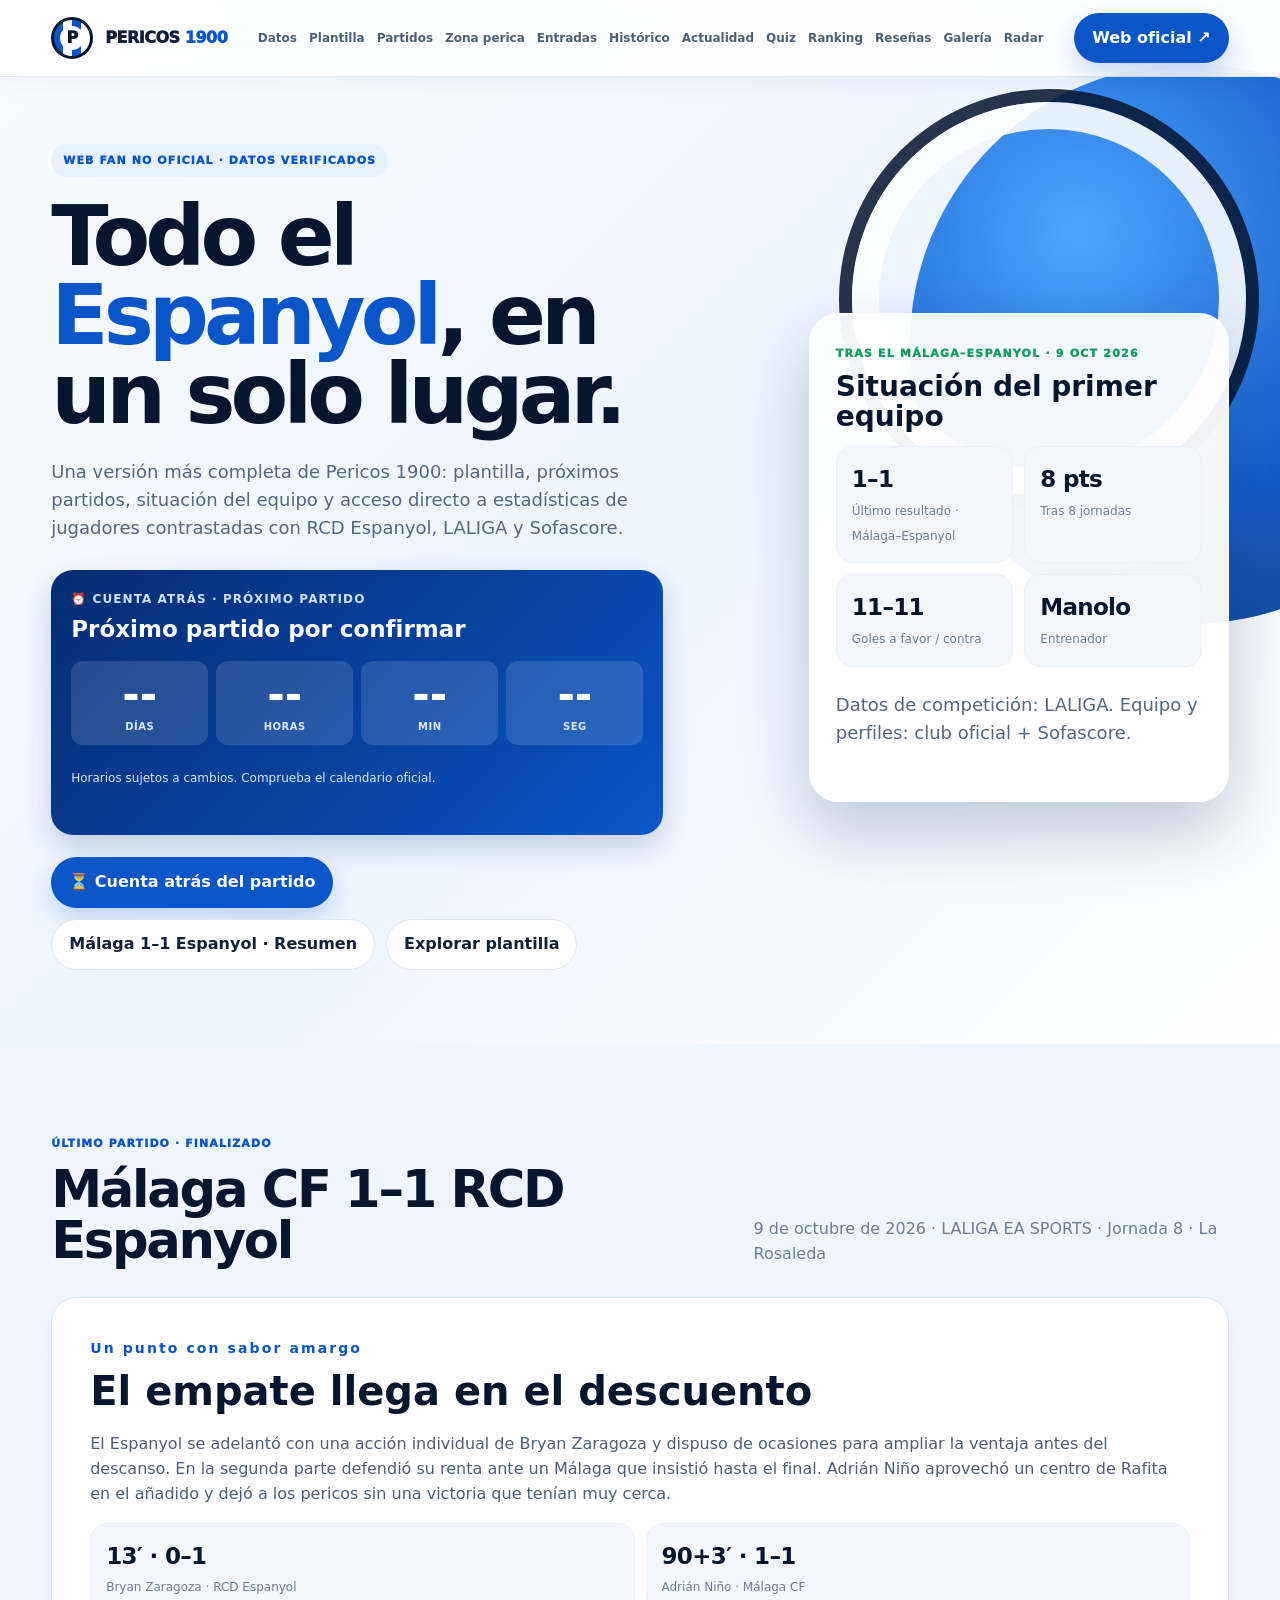
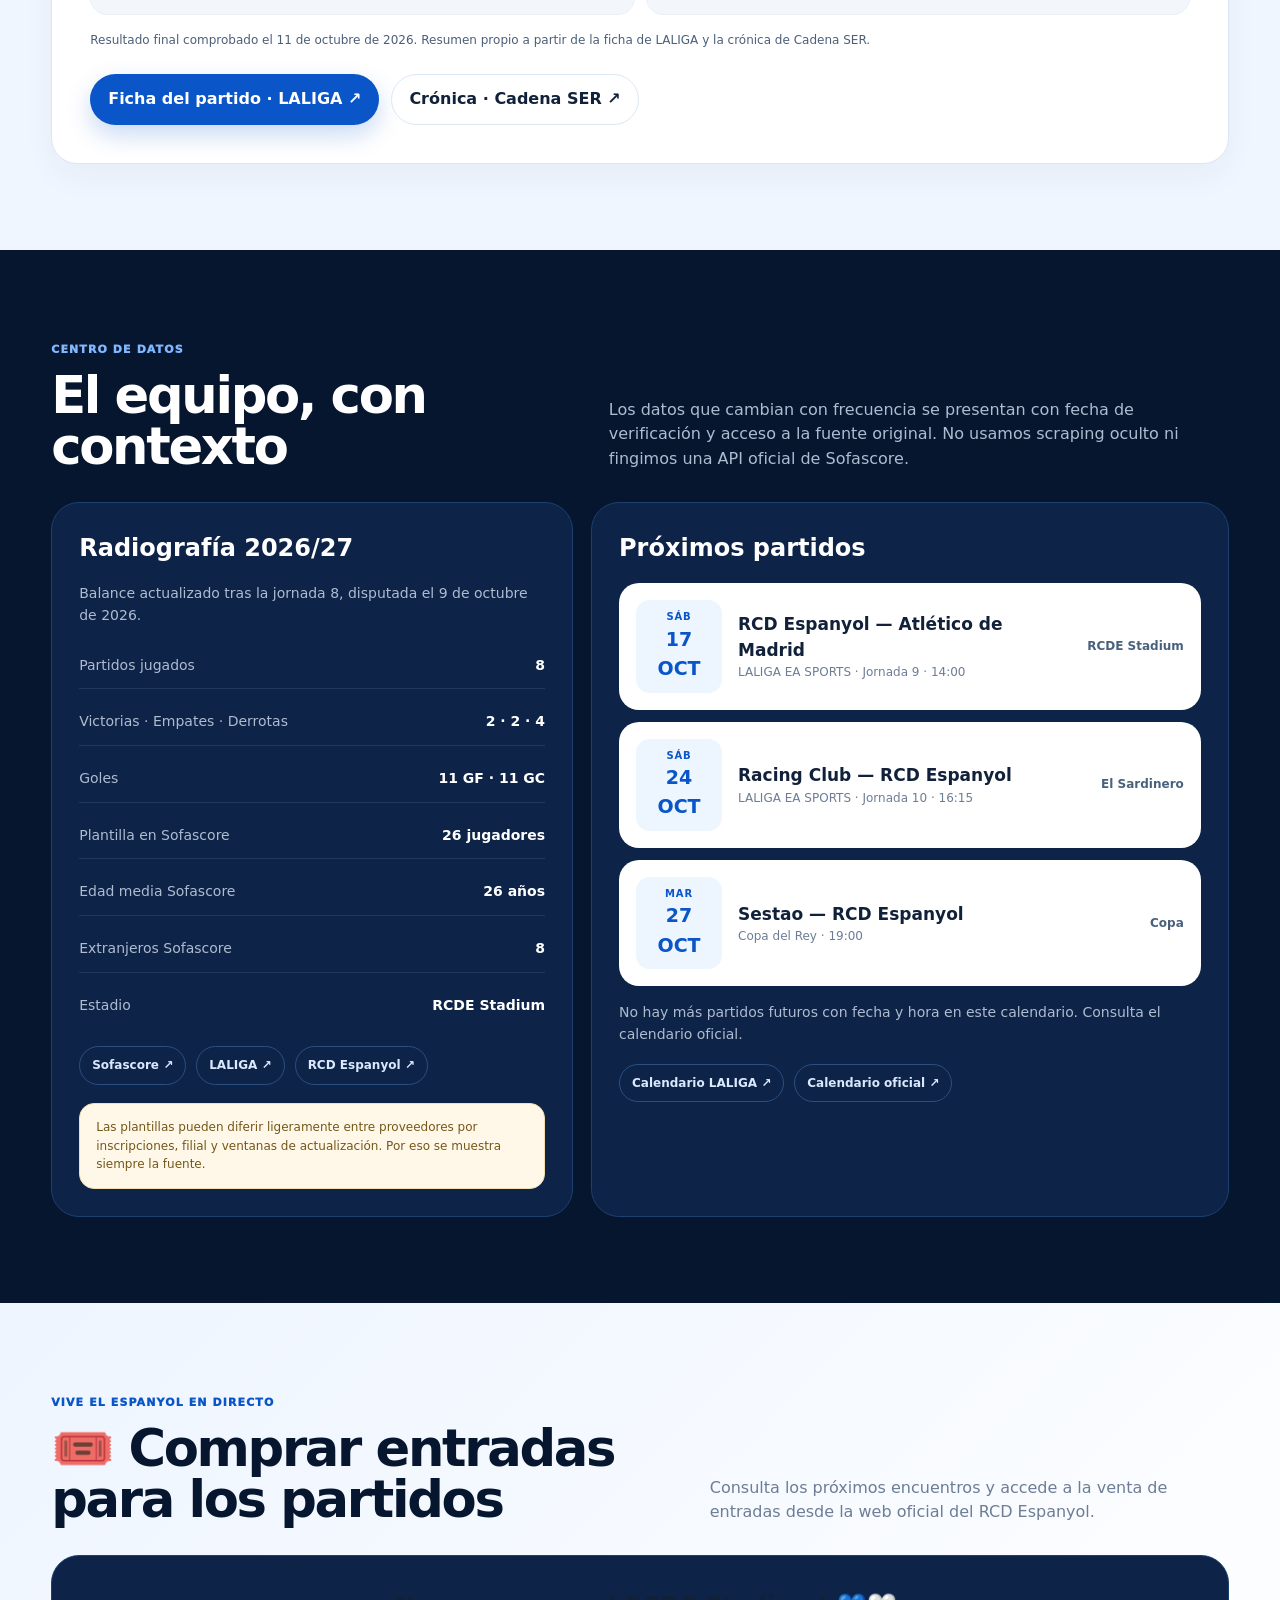
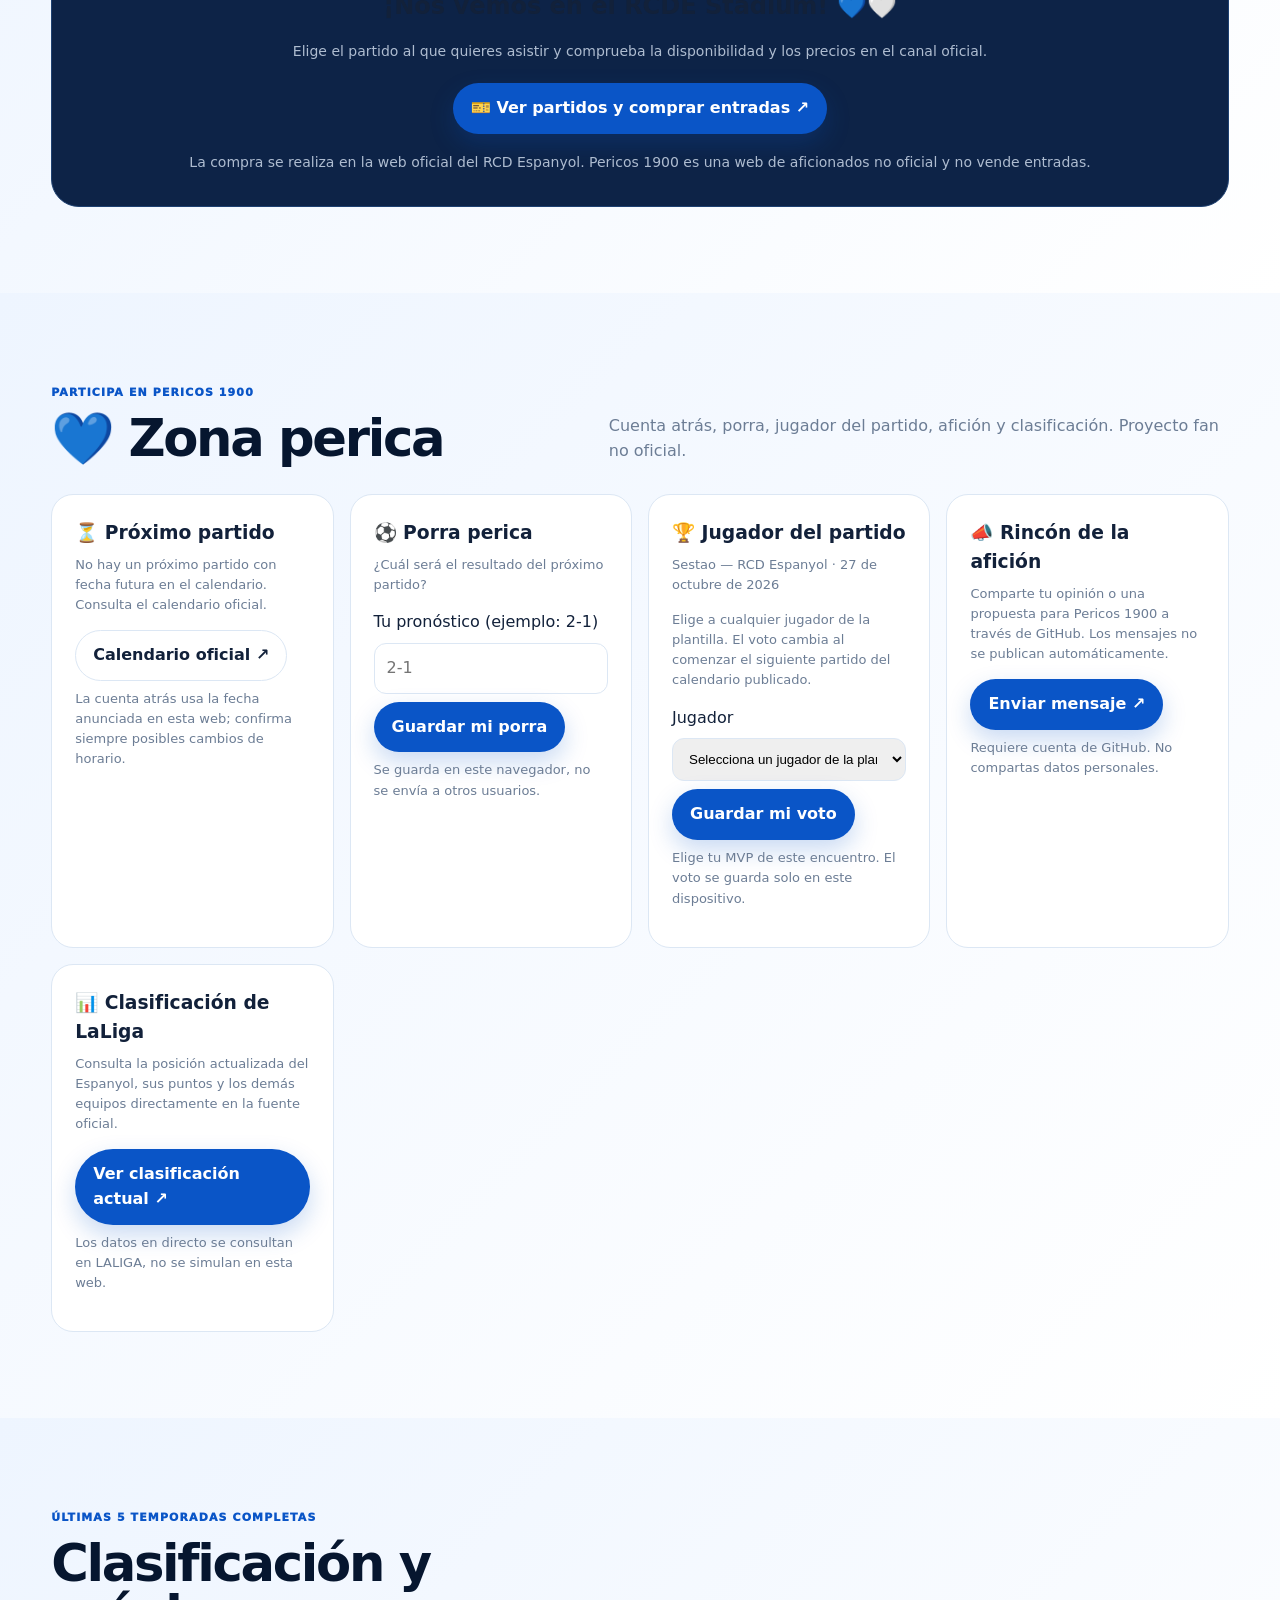
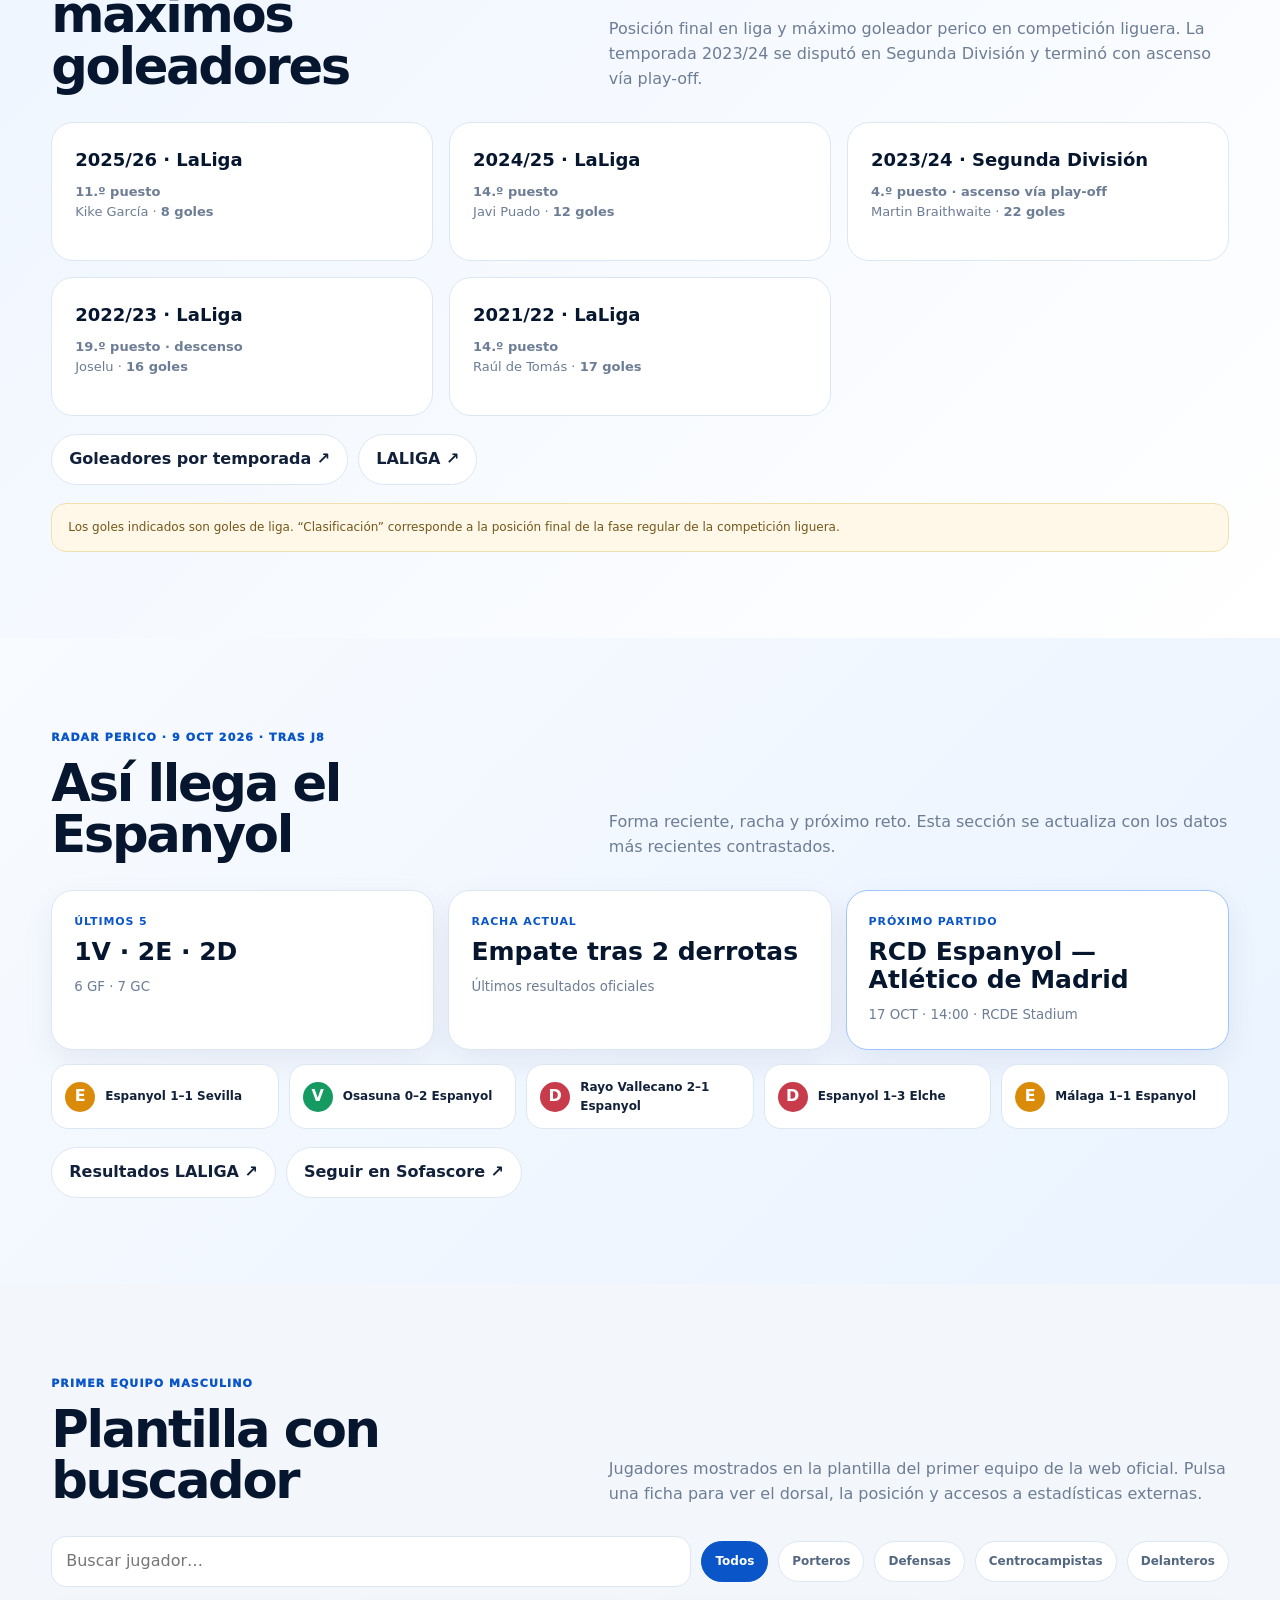
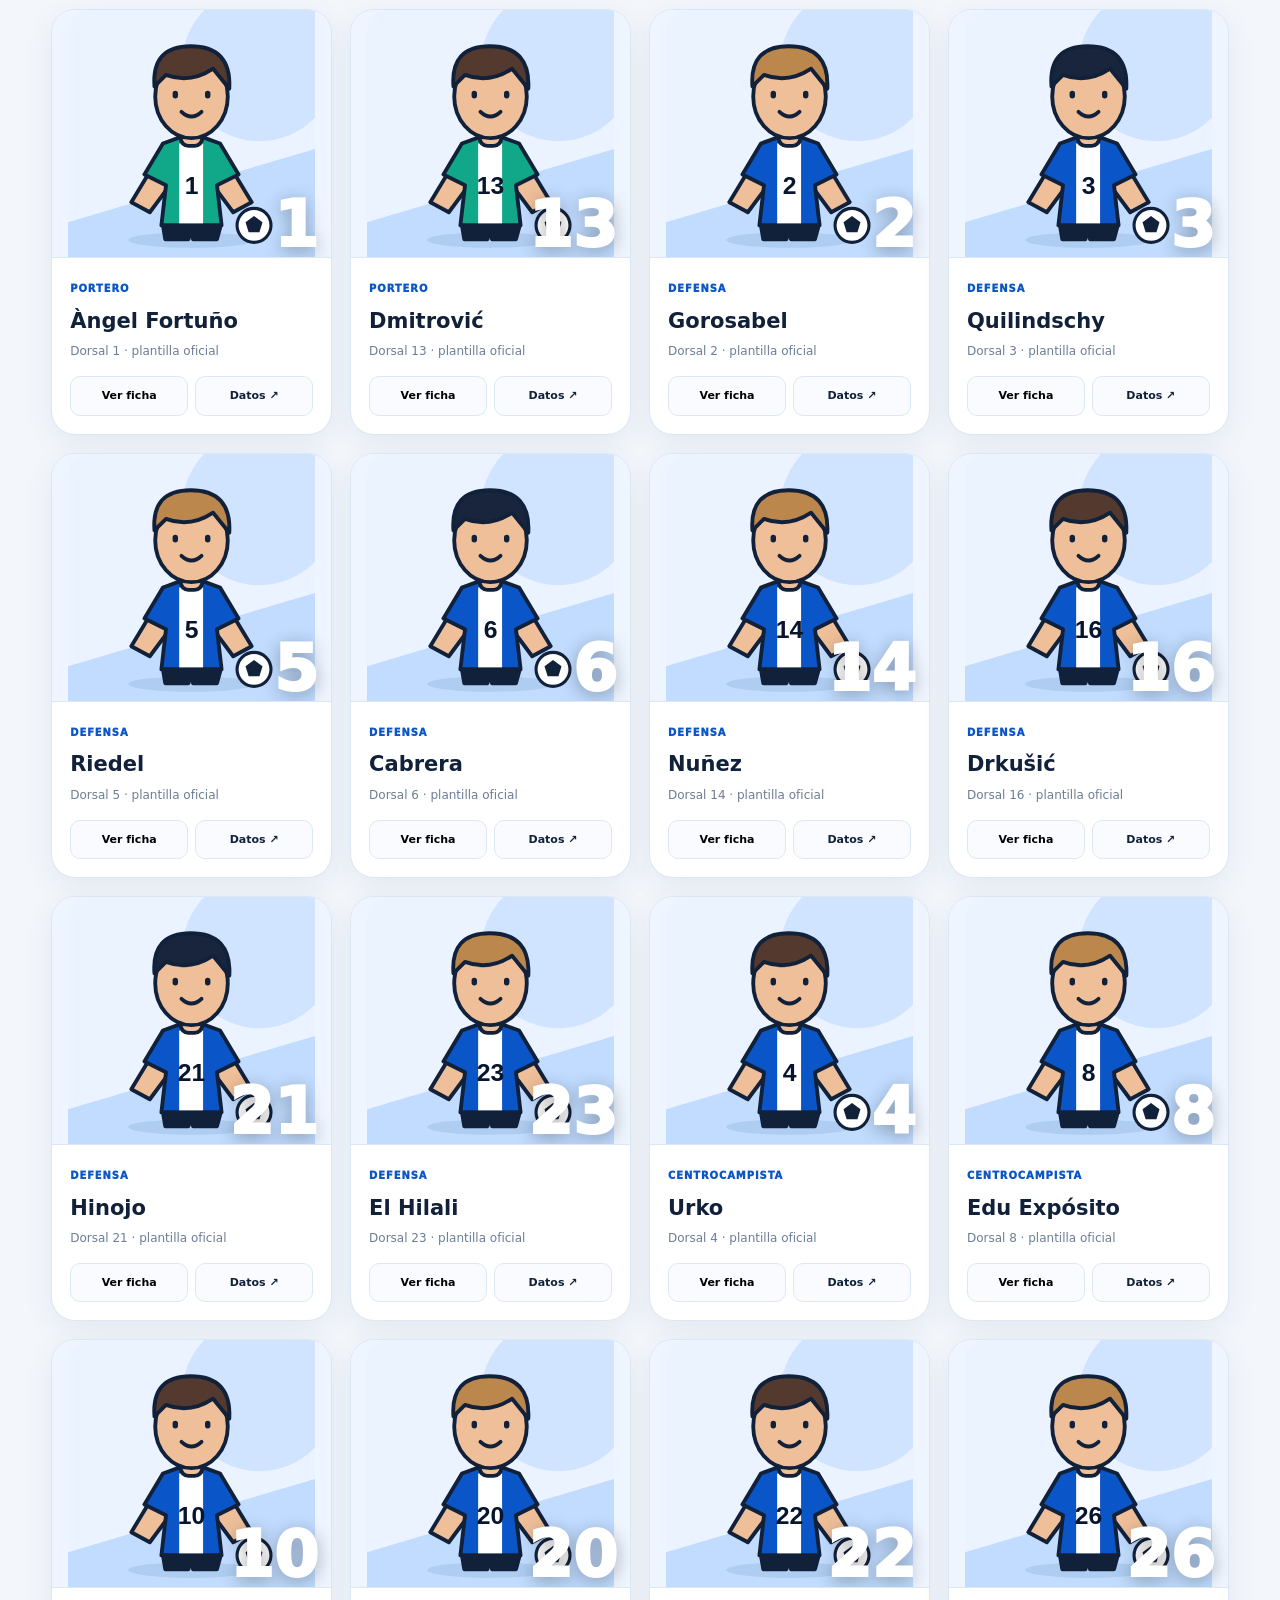
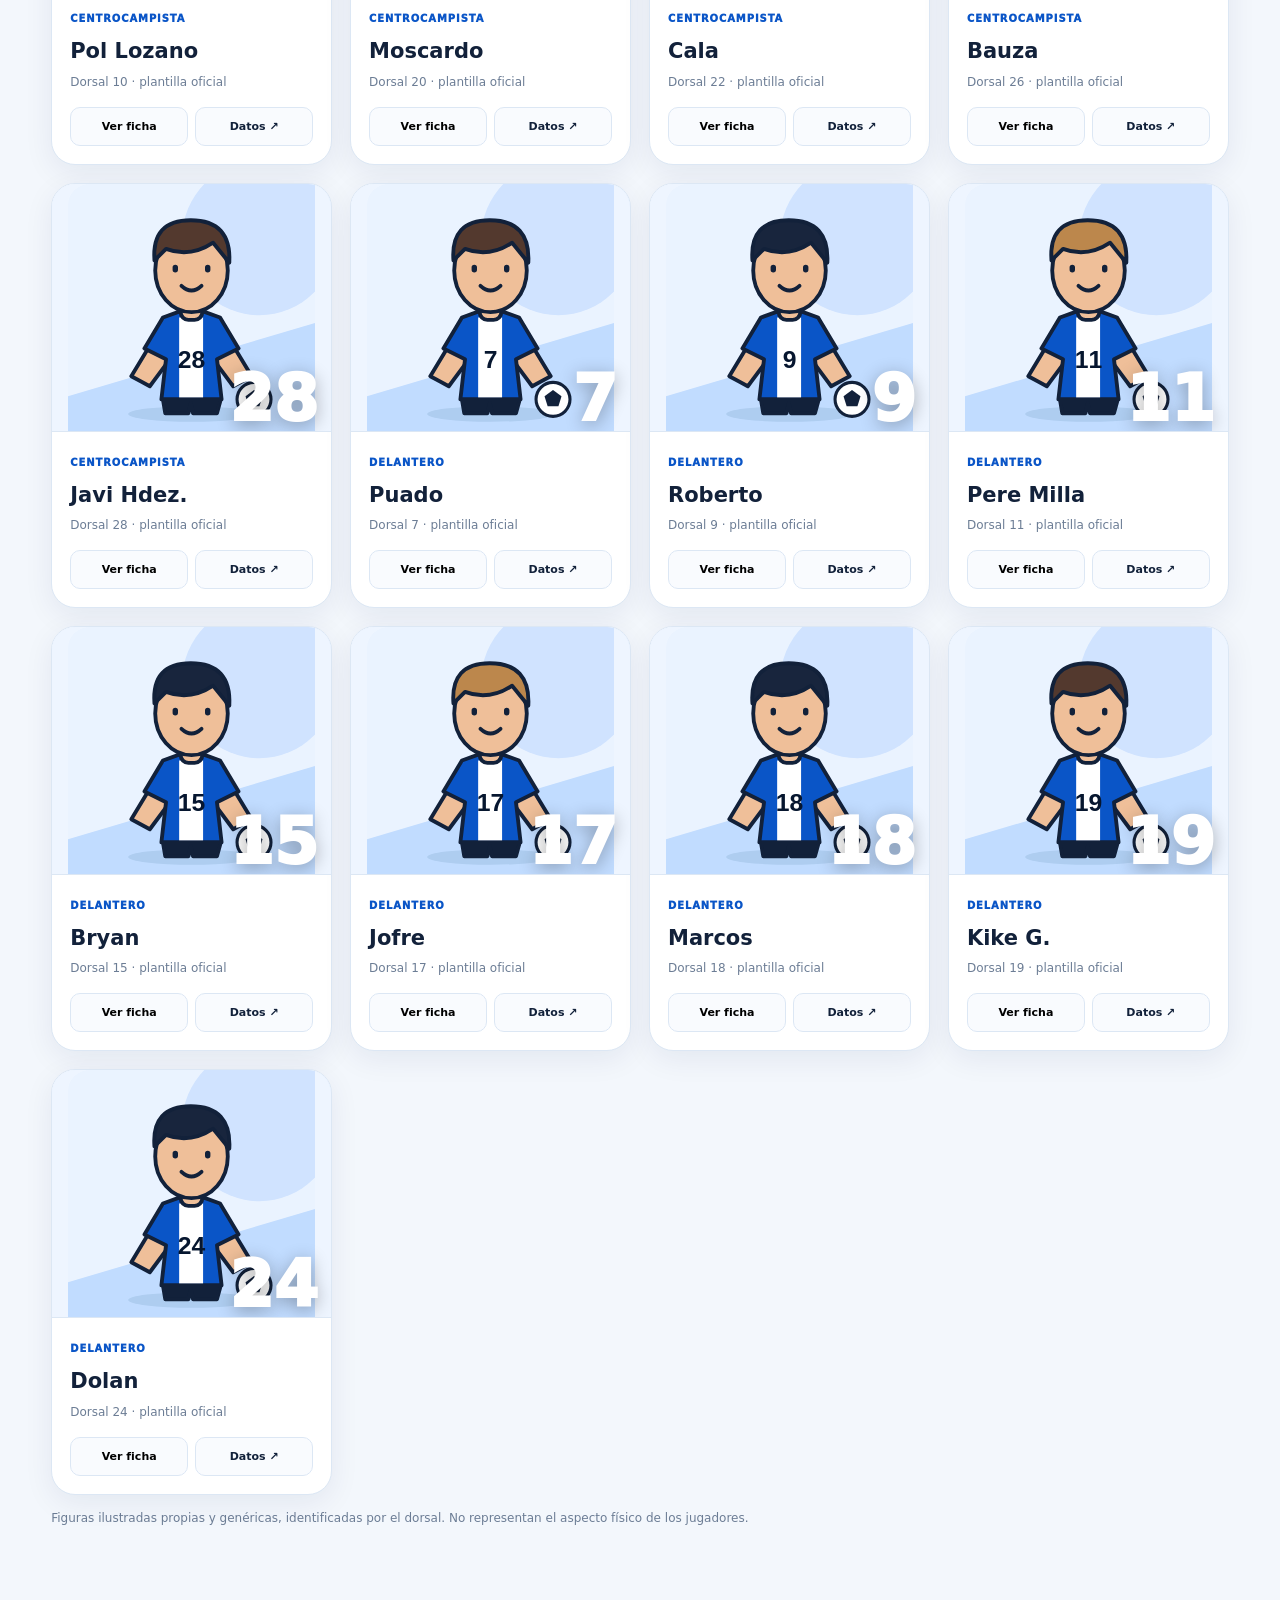
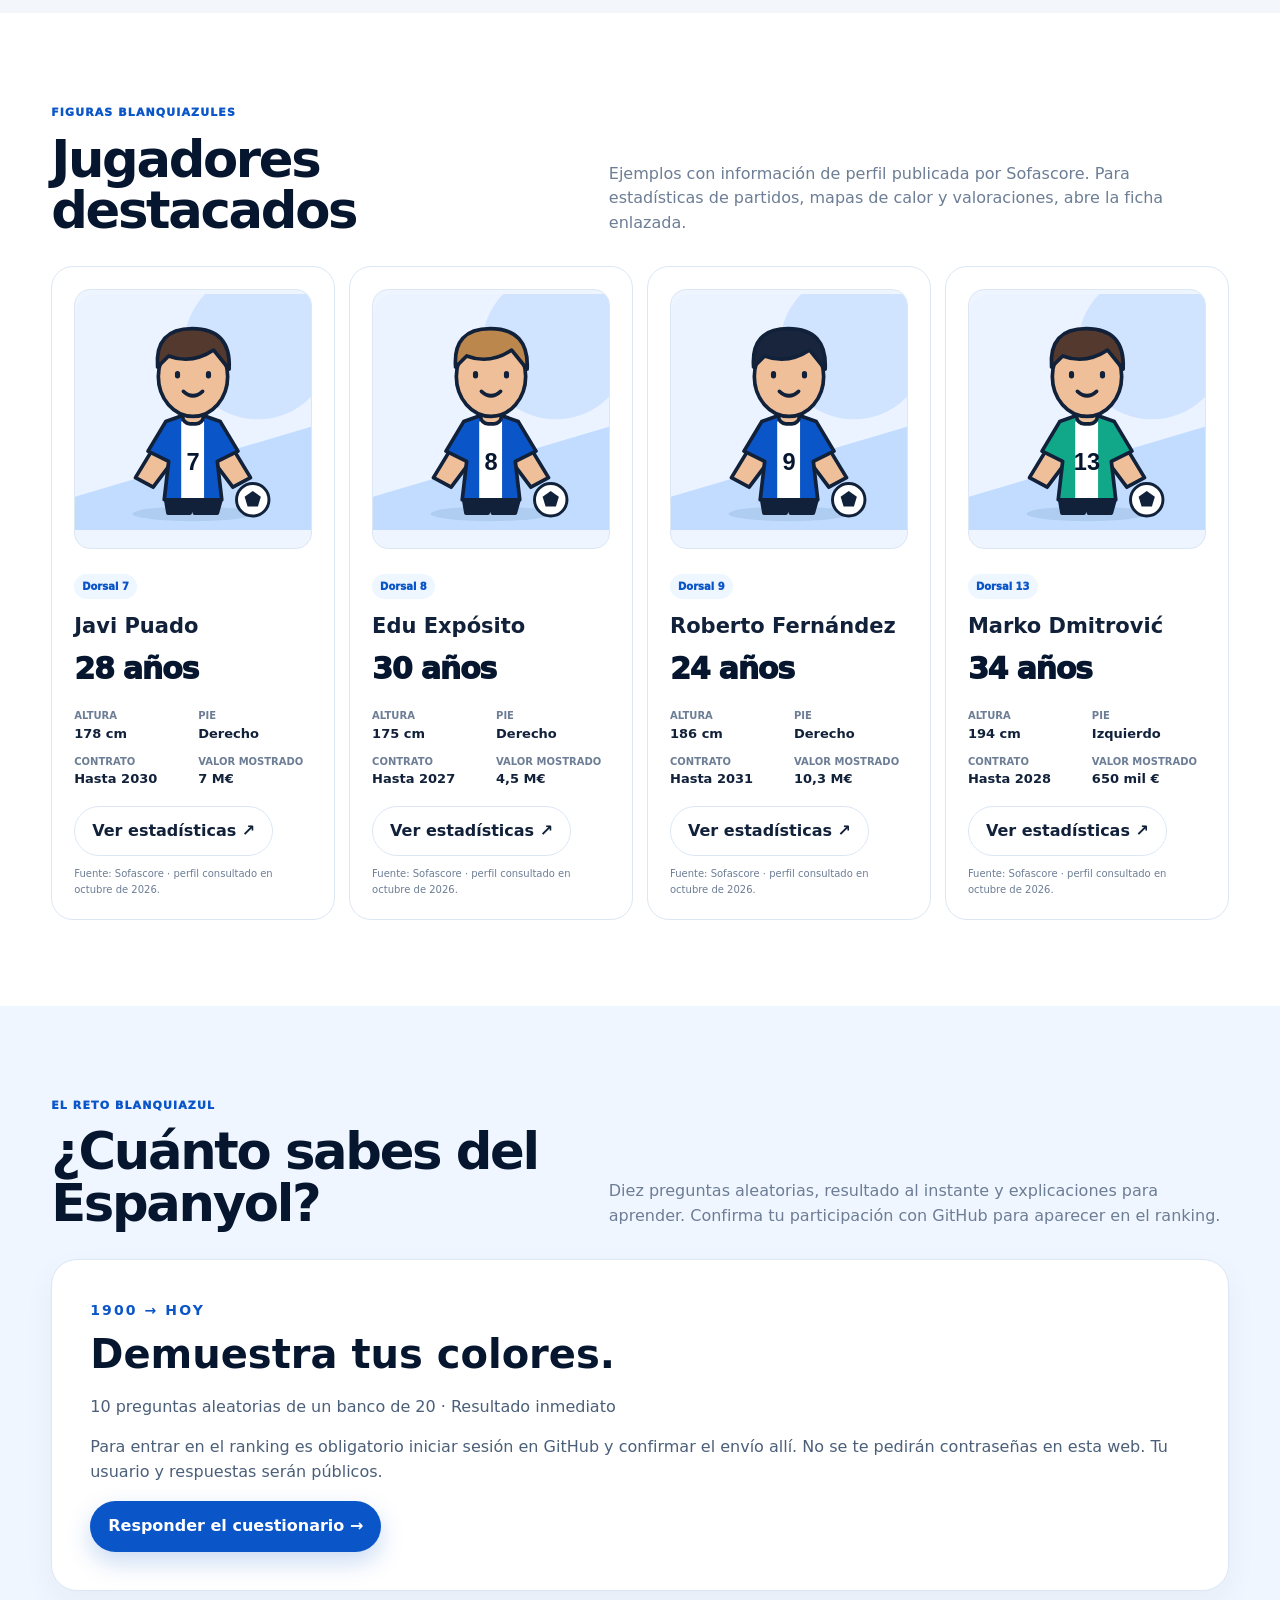
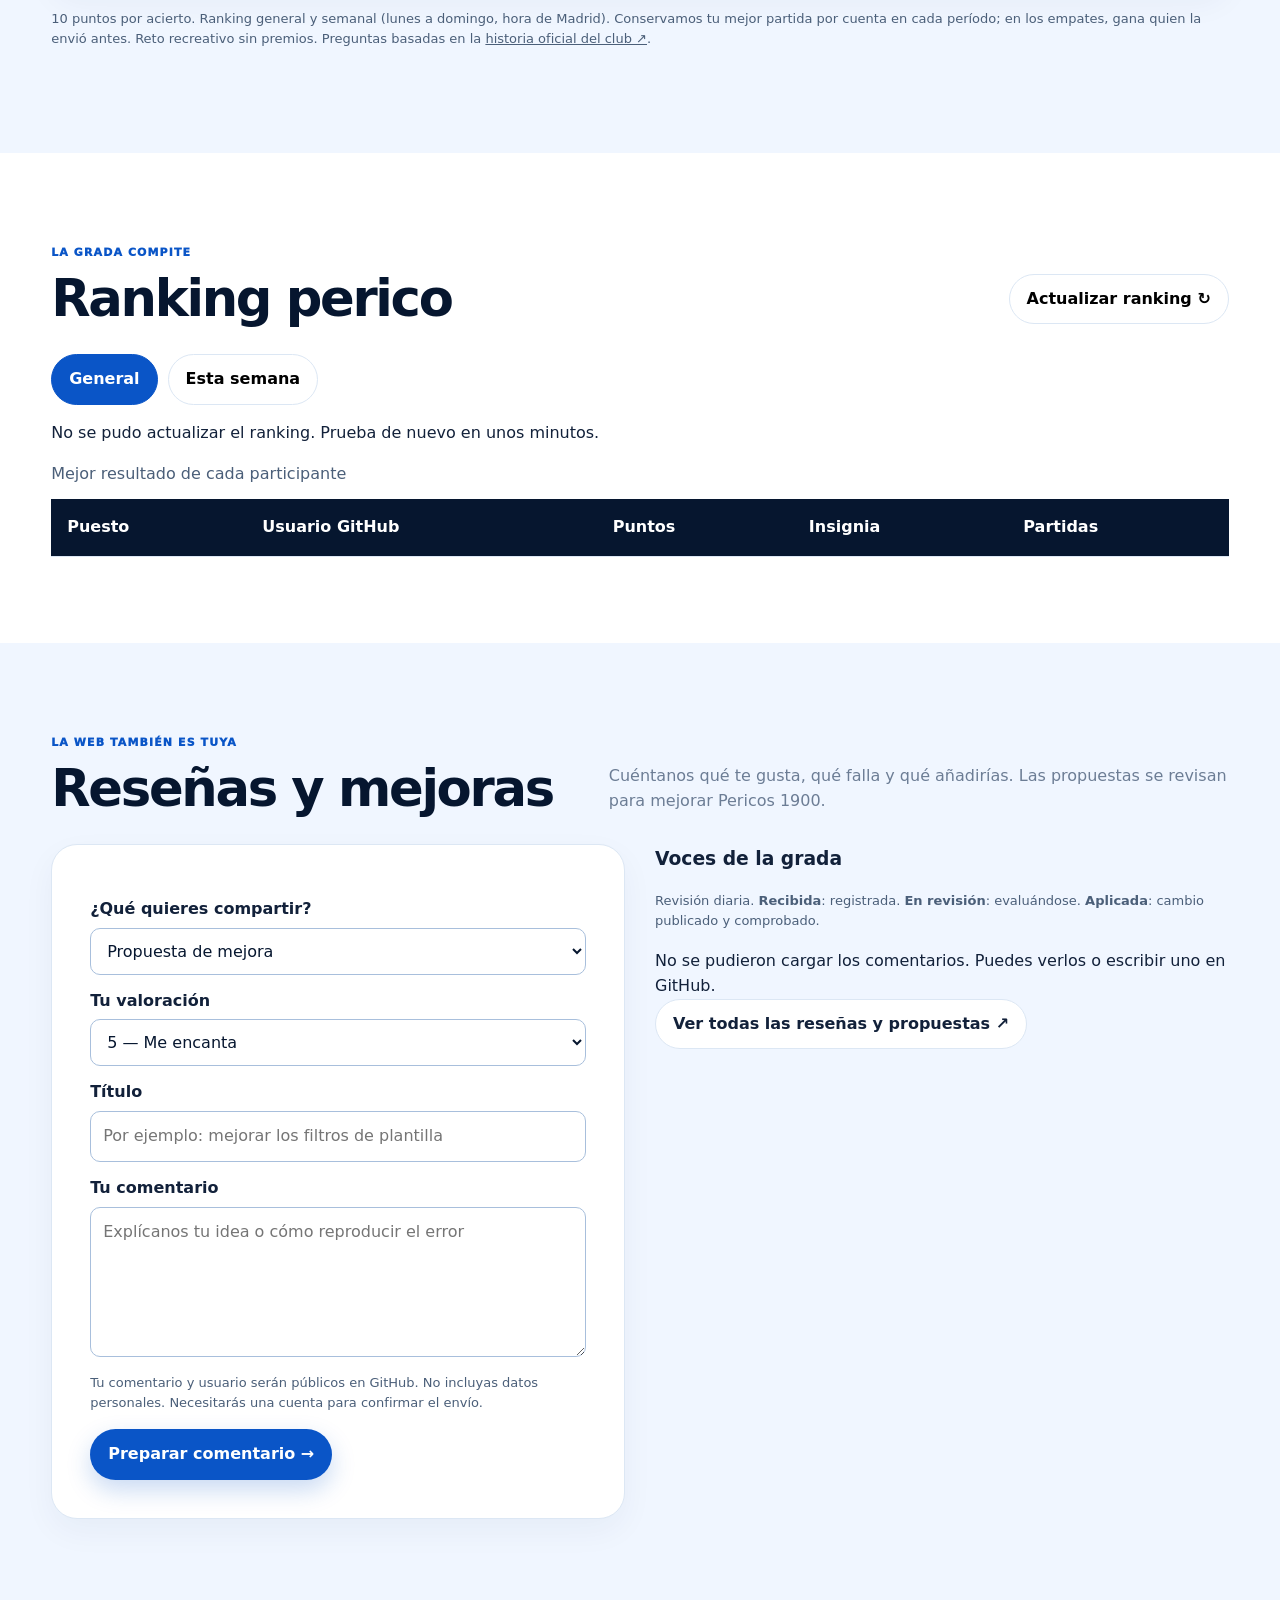
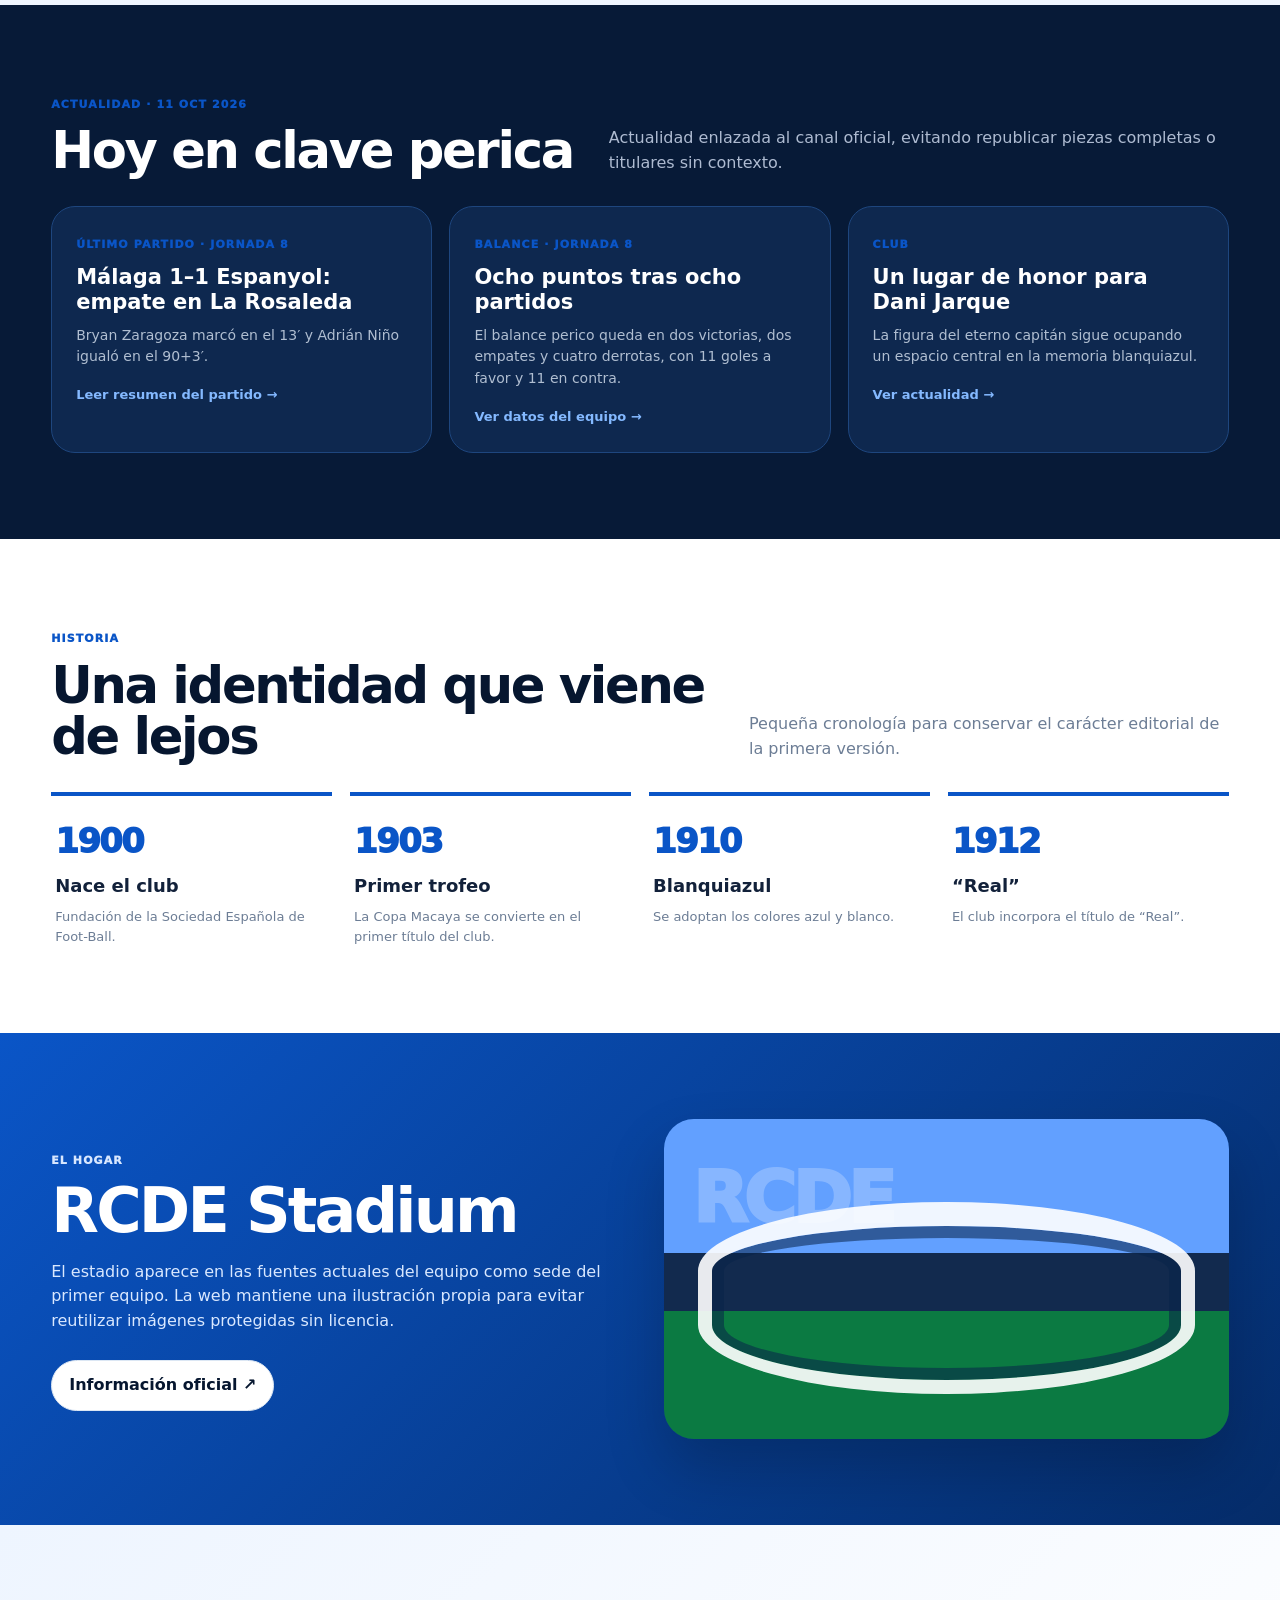
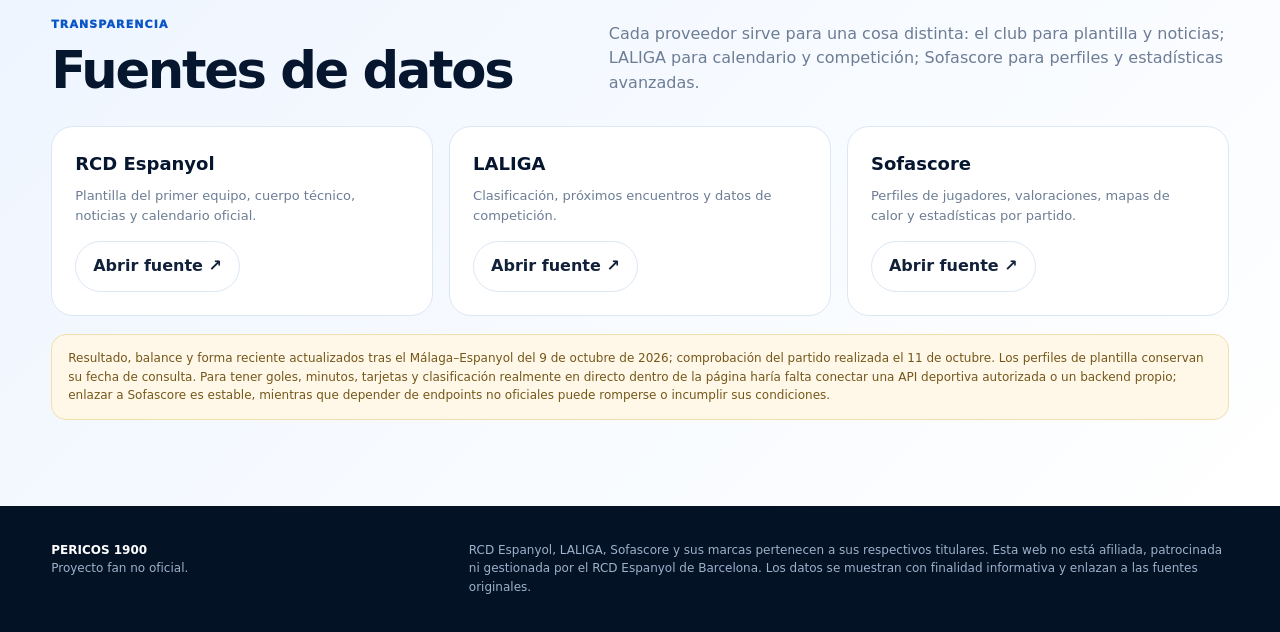
<file: index.html>
<!DOCTYPE html>
<html lang="es">
<head>
<meta charset="UTF-8" />
  <link rel="icon" type="image/svg+xml" href="favicon.svg" />
  <meta name="viewport" content="width=device-width, initial-scale=1.0" />
  <meta name="description" content="Pericos 1900, web de aficionados del RCD Espanyol: plantilla, próximos partidos, historia, estadísticas y actualidad del Espanyol. Sitio no oficial." />
  <title>Pericos 1900 | Espanyol: plantilla, partidos e historia</title>
  <meta name="robots" content="index, follow, max-image-preview:large" />
  <link rel="canonical" href="https://daniferjim20082008-cloud.github.io/pericos1900/" />
  <meta property="og:type" content="website" />
  <meta property="og:locale" content="es_ES" />
  <meta property="og:site_name" content="Pericos 1900" />
  <meta property="og:title" content="Pericos 1900 | Espanyol: plantilla, partidos e historia" />
  <meta property="og:description" content="Web de aficionados del RCD Espanyol: plantilla, próximos partidos, historia, estadísticas y actualidad blanquiazul. Proyecto no oficial." />
  <meta property="og:url" content="https://daniferjim20082008-cloud.github.io/pericos1900/" />
  <script type="application/ld+json">{"@context":"https://schema.org","@type":"WebSite","name":"Pericos 1900","url":"https://daniferjim20082008-cloud.github.io/pericos1900/","description":"Web de aficionados no oficial del RCD Espanyol con plantilla, partidos, historia y actualidad.","inLanguage":"es"}</script>
    <link rel="stylesheet" href="style.css" />
</head>
<body><a class="skip-link" href="#inicio">Saltar al contenido</a>
<header class="topbar"><div class="wrap nav">
  <a class="brand" href="#inicio"><span class="mark"></span><span>PERICOS <span style="color:var(--blue)">1900</span></span></a>
  <nav class="navlinks"><a href="#datos">Datos</a><a href="#plantilla">Plantilla</a><a href="#partidos">Partidos</a><a href="#zona-perica">Zona perica</a><a href="#entradas">Entradas</a><a href="#historico">Histórico</a><a href="#actualidad">Actualidad</a><a href="#quiz">Quiz</a><a href="#ranking">Ranking</a><a href="#resenas">Reseñas</a></nav>
  <a class="btn primary" href="https://www.rcdespanyol.com/es/" target="_blank" rel="noopener">Web oficial ↗</a>
</div></header>

<main>
<section class="hero" id="inicio"><div class="wrap hero-grid">
  <div><div class="eyebrow">Web fan no oficial · datos verificados</div><h1>Todo el <span>Espanyol</span>, en un solo lugar.</h1><p>Una versión más completa de Pericos 1900: plantilla, próximos partidos, situación del equipo y acceso directo a estadísticas de jugadores contrastadas con RCD Espanyol, LALIGA y Sofascore.</p><div class="match-clock" id="reloj-partido" aria-label="Cuenta atrás para el próximo partido"><div class="match-clock-label">⏰ CUENTA ATRÁS · PRÓXIMO PARTIDO</div><strong id="match-clock-opponent">Consultando el calendario…</strong><div class="match-clock-digits" role="timer" aria-live="off"><div><b id="match-days">--</b><small>DÍAS</small></div><div><b id="match-hours">--</b><small>HORAS</small></div><div><b id="match-minutes">--</b><small>MIN</small></div><div><b id="match-seconds">--</b><small>SEG</small></div></div><p id="match-clock-note">Horarios sujetos a cambios. Comprueba el calendario oficial.</p></div><div class="hero-actions"><a class="btn primary" href="#zona-perica">⏳ Cuenta atrás del partido</a><a class="btn ghost" href="#ultimo-partido">Málaga 1–1 Espanyol · Resumen</a><a class="btn ghost" href="#plantilla">Explorar plantilla</a></div></div>
  <aside class="live-card"><span class="meta">Tras el Málaga–Espanyol · 9 OCT 2026</span><h3>Situación del primer equipo</h3><div class="statgrid"><div class="stat"><b>1–1</b><span>Último resultado · Málaga–Espanyol</span></div><div class="stat"><b>8 pts</b><span>Tras 8 jornadas</span></div><div class="stat"><b>11–11</b><span>Goles a favor / contra</span></div><div class="stat"><b>Manolo</b><span>Entrenador</span></div></div><p class="source-line">Datos de competición: LALIGA. Equipo y perfiles: club oficial + Sofascore.</p></aside>
</div></section>


<section class="community-zone" id="ultimo-partido" data-mvp-match="2026-liga-j8" data-kickoff="2026-10-09T21:00:00+02:00" data-match-name="Málaga CF — RCD Espanyol" aria-labelledby="ultimo-partido-titulo"><div class="wrap">
  <div class="section-head"><div><span class="tag">Último partido · Finalizado</span><h2 id="ultimo-partido-titulo">Málaga CF 1–1 RCD Espanyol</h2></div><p><time datetime="2026-10-09">9 de octubre de 2026</time> · LALIGA EA SPORTS · Jornada 8 · La Rosaleda</p></div>
  <article class="community-card">
    <span class="quiz-kicker">Un punto con sabor amargo</span>
    <h3>El empate llega en el descuento</h3>
    <p>El Espanyol se adelantó con una acción individual de Bryan Zaragoza y dispuso de ocasiones para ampliar la ventaja antes del descanso. En la segunda parte defendió su renta ante un Málaga que insistió hasta el final. Adrián Niño aprovechó un centro de Rafita en el añadido y dejó a los pericos sin una victoria que tenían muy cerca.</p>
    <div class="statgrid">
      <div class="stat"><b>13′ · 0–1</b><span>Bryan Zaragoza · RCD Espanyol</span></div>
      <div class="stat"><b>90+3′ · 1–1</b><span>Adrián Niño · Málaga CF</span></div>
    </div>
    <p class="source-line">Resultado final comprobado el 11 de octubre de 2026. Resumen propio a partir de la ficha de LALIGA y la crónica de Cadena SER.</p>
    <div class="community-actions"><a class="btn primary" href="https://www.laliga.com/es-GB/partido/temporada-2026-2027-laliga-ea-sports-malaga-cf-rcd-espanyol-de-barcelona-8" target="_blank" rel="noopener">Ficha del partido · LALIGA ↗</a><a class="btn ghost" href="https://cadenaser.com/andalucia/2026/10/09/el-delantero-adrian-nino-saco-su-fusil-y-empato-en-el-tiempo-anadido-ante-un-espanyol-eficaz-1-1-ser-malaga/" target="_blank" rel="noopener">Crónica · Cadena SER ↗</a></div>
  </article>
</div></section>

<section class="data-zone" id="datos"><div class="wrap">
  <div class="section-head"><div><span class="tag">Centro de datos</span><h2>El equipo, con contexto</h2></div><p>Los datos que cambian con frecuencia se presentan con fecha de verificación y acceso a la fuente original. No usamos scraping oculto ni fingimos una API oficial de Sofascore.</p></div>
  <div class="data-layout">
    <div class="panel">
      <h3>Radiografía 2026/27</h3><p>Balance actualizado tras la jornada 8, disputada el 9 de octubre de 2026.</p>
      <div class="table"><div class="row"><span>Partidos jugados</span><b>8</b></div><div class="row"><span>Victorias · Empates · Derrotas</span><b>2 · 2 · 4</b></div><div class="row"><span>Goles</span><b>11 GF · 11 GC</b></div><div class="row"><span>Plantilla en Sofascore</span><b>26 jugadores</b></div><div class="row"><span>Edad media Sofascore</span><b>26 años</b></div><div class="row"><span>Extranjeros Sofascore</span><b>8</b></div><div class="row"><span>Estadio</span><b>RCDE Stadium</b></div></div>
      <div class="sources-strip"><a class="source-pill" href="https://www.sofascore.com/es/football/team/espanyol/2814" target="_blank" rel="noopener">Sofascore ↗</a><a class="source-pill" href="https://www.laliga.com/clubes/rcd-espanyol" target="_blank" rel="noopener">LALIGA ↗</a><a class="source-pill" href="https://www.rcdespanyol.com/es/equipos/rcd-espanyol/1" target="_blank" rel="noopener">RCD Espanyol ↗</a></div>
      <div class="note">Las plantillas pueden diferir ligeramente entre proveedores por inscripciones, filial y ventanas de actualización. Por eso se muestra siempre la fuente.</div>
    </div>
    <div class="panel" id="partidos"><h3>Próximos partidos</h3><div class="fixtures">
      <div class="fixture" data-mvp-match="2026-liga-j9" data-kickoff="2026-10-17T14:00:00+02:00" data-match-name="RCD Espanyol — Atlético de Madrid"><div class="datebox"><small>Sáb</small><b>17 OCT</b></div><div><h4>RCD Espanyol — Atlético de Madrid</h4><p>LALIGA EA SPORTS · Jornada 9 · 14:00</p></div><div class="venue">RCDE Stadium</div></div>
      <div class="fixture" data-mvp-match="2026-liga-j10" data-kickoff="2026-10-24T16:15:00+02:00" data-match-name="Racing Club — RCD Espanyol"><div class="datebox"><small>Sáb</small><b>24 OCT</b></div><div><h4>Racing Club — RCD Espanyol</h4><p>LALIGA EA SPORTS · Jornada 10 · 16:15</p></div><div class="venue">El Sardinero</div></div>
      <div class="fixture" data-mvp-match="2026-copa-sestao" data-kickoff="2026-10-27T19:00:00+01:00" data-match-name="Sestao — RCD Espanyol"><div class="datebox"><small>Mar</small><b>27 OCT</b></div><div><h4>Sestao — RCD Espanyol</h4><p>Copa del Rey · 19:00</p></div><div class="venue">Copa</div></div>
    </div><div class="fixture-countdowns" id="fixture-countdowns" aria-label="Cuentas atrás de los próximos partidos"></div><div class="sources-strip"><a class="source-pill" href="https://www.laliga.com/clubes/rcd-espanyol/proximos-partidos" target="_blank" rel="noopener">Calendario LALIGA ↗</a><a class="source-pill" href="https://www.rcdespanyol.com/es/proximos-partidos" target="_blank" rel="noopener">Calendario oficial ↗</a></div></div>
  </div>
</div></section>


<section class="source-section" id="entradas"><div class="wrap">
  <div class="section-head"><div><span class="tag">Vive el Espanyol en directo</span><h2>🎟️ Comprar entradas para los partidos</h2></div><p>Consulta los próximos encuentros y accede a la venta de entradas desde la web oficial del RCD Espanyol.</p></div>
  <div class="panel" style="text-align:center;padding:32px 22px">
    <h3>¡Nos vemos en el RCDE Stadium! 💙🤍</h3>
    <p>Elige el partido al que quieres asistir y comprueba la disponibilidad y los precios en el canal oficial.</p>
    <div class="hero-actions" style="justify-content:center;margin-top:20px"><a class="btn primary" href="https://www.rcdespanyol.com/es/proximos-partidos" target="_blank" rel="noopener noreferrer">🎫 Ver partidos y comprar entradas ↗</a></div>
    <p class="source-line" style="margin-top:18px">La compra se realiza en la web oficial del RCD Espanyol. Pericos 1900 es una web de aficionados no oficial y no vende entradas.</p>
  </div>
</div></section>


<section class="source-section" id="zona-perica"><div class="wrap"><div class="section-head"><div><span class="tag">Participa en Pericos 1900</span><h2>💙 Zona perica</h2></div><p>Cuenta atrás, porra, jugador del partido, afición y clasificación. Proyecto fan no oficial.</p></div>
<div class="source-cards" style="grid-template-columns:repeat(auto-fit,minmax(240px,1fr))">
<article class="source-card"><h3>⏳ Próximo partido</h3><p id="pericos-countdown">Consulta el calendario oficial para confirmar el siguiente encuentro.</p><a class="btn ghost" href="https://www.rcdespanyol.com/es/proximos-partidos" target="_blank" rel="noopener noreferrer">Calendario oficial ↗</a><p class="src">La cuenta atrás usa la fecha anunciada en esta web; confirma siempre posibles cambios de horario.</p></article>
<article class="source-card"><h3>⚽ Porra perica</h3><p>¿Cuál será el resultado del próximo partido?</p><form id="pericos-prediction"><label for="pericos-score">Tu pronóstico (ejemplo: 2-1)</label><input id="pericos-score" aria-label="Pronóstico de resultado" placeholder="2-1" pattern="[0-9]{1,2}-[0-9]{1,2}" required style="width:100%;padding:12px;border:1px solid #dce7f4;border-radius:12px;margin:8px 0"><button class="btn primary" type="submit">Guardar mi porra</button></form><p id="pericos-prediction-status" aria-live="polite" class="src">Se guarda en este navegador, no se envía a otros usuarios.</p></article>
<article class="source-card"><h3>🏆 Jugador del partido</h3><p id="pericos-mvp-match" aria-live="polite">Cargando el partido…</p><p>Elige a cualquier jugador de la plantilla. El voto cambia al comenzar el siguiente partido del calendario publicado.</p><form id="pericos-mvp-form"><label for="pericos-mvp">Jugador</label><select id="pericos-mvp" required style="width:100%;padding:12px;border:1px solid #dce7f4;border-radius:12px;margin:8px 0"><option value="">Selecciona un jugador de la plantilla</option></select><button class="btn primary" type="submit">Guardar mi voto</button></form><p id="pericos-mvp-status" class="src" aria-live="polite">Voto personal guardado en este dispositivo; no es una votación global.</p></article>
<article class="source-card"><h3>📣 Rincón de la afición</h3><p>Comparte tu opinión o una propuesta para Pericos 1900 a través de GitHub. Los mensajes no se publican automáticamente.</p><a class="btn primary" href="https://github.com/daniferjim20082008-cloud/pericos1900/issues/new?title=Mensaje%20de%20la%20afici%C3%B3n" target="_blank" rel="noopener noreferrer">Enviar mensaje ↗</a><p class="src">Requiere cuenta de GitHub. No compartas datos personales.</p></article>
<article class="source-card"><h3>📊 Clasificación de LaLiga</h3><p>Consulta la posición actualizada del Espanyol, sus puntos y los demás equipos directamente en la fuente oficial.</p><a class="btn primary" href="https://www.laliga.com/laliga-easports/clasificacion" target="_blank" rel="noopener noreferrer">Ver clasificación actual ↗</a><p class="src">Los datos en directo se consultan en LALIGA, no se simulan en esta web.</p></article>
</div></div></section>
<script>
(()=>{const $=id=>document.getElementById(id);const fixtures=[...document.querySelectorAll('#partidos .fixture')];const months={ENE:0,FEB:1,MAR:2,ABR:3,MAY:4,JUN:5,JUL:6,AGO:7,SEP:8,OCT:9,NOV:10,DIC:11};const clock=$('pericos-countdown');function nextMatch(){const now=Date.now();return fixtures.map(f=>{const label=f.querySelector('.datebox b')?.textContent||'';const m=label.match(/([0-9]{1,2}) +([A-ZÁÉÍÓÚ]+)/);const h=(f.querySelector('p')?.textContent||'').match(/([0-9]{1,2}):([0-9]{2})/);if(!m||months[m[2]]===undefined)return null;const d=new Date(2026,months[m[2]],Number(m[1]),h?Number(h[1]):21,h?Number(h[2]):0);return{date:d,name:f.querySelector('h4')?.textContent||'RCD Espanyol'}}).filter(x=>x&&x.date.getTime()>now).sort((a,b)=>a.date-b.date)[0]}function updateFixtureClocks(){const target=$('fixture-countdowns');if(!target)return;const now=Date.now();const items=fixtures.map(f=>{const m=(f.querySelector('.datebox b')?.textContent||'').match(/([0-9]{1,2}) +([A-ZÁÉÍÓÚ]+)/);const h=(f.querySelector('p')?.textContent||'').match(/([0-9]{1,2}):([0-9]{2})/);if(!m||months[m[2]]===undefined||!h)return null;return{date:new Date(2026,months[m[2]],Number(m[1]),Number(h[1]),Number(h[2])),name:f.querySelector('h4')?.textContent||'Partido'}}).filter(x=>x&&x.date.getTime()>now).sort((a,b)=>a.date-b.date);target.replaceChildren();if(!items.length){const p=document.createElement('p');p.textContent='No hay más partidos futuros con fecha y hora en este calendario. Consulta el calendario oficial.';target.append(p);return}for(const match of items){const s=Math.max(0,Math.floor((match.date.getTime()-now)/1000));const card=document.createElement('div');card.className='fixture-countdown-card';const title=document.createElement('strong');title.textContent=match.name;const digits=document.createElement('span');digits.className='fixture-countdown-time';digits.textContent=Math.floor(s/86400)+'d '+String(Math.floor(s%86400/3600)).padStart(2,'0')+'h '+String(Math.floor(s%3600/60)).padStart(2,'0')+'m '+String(s%60).padStart(2,'0')+'s';card.append(title,digits);target.append(card)}}function tick(){const next=nextMatch();if(!next){clock.textContent='No hay un próximo partido con fecha futura en el calendario. Consulta el calendario oficial.';$('match-clock-opponent').textContent='Próximo partido por confirmar';['days','hours','minutes','seconds'].forEach(k=>$('match-'+k).textContent='--');return}const t=Math.max(0,Math.floor((next.date.getTime()-Date.now())/1000));const d=Math.floor(t/86400),h=Math.floor(t%86400/3600),m=Math.floor(t%3600/60),s=t%60;$('match-clock-opponent').textContent=next.name;[['days',d],['hours',h],['minutes',m],['seconds',s]].forEach(([k,v])=>$('match-'+k).textContent=String(v).padStart(2,'0'));clock.textContent=next.name+' · Faltan '+d+' días, '+h+' h, '+m+' min y '+s+' s.'}tick();updateFixtureClocks();setInterval(()=>{tick();updateFixtureClocks()},1000);function wire(formId,inputId,statusId,key,word){$(formId)?.addEventListener('submit',e=>{e.preventDefault();const val=$(inputId).value.trim();if(!val)return;try{localStorage.setItem(key,val);$(statusId).textContent=word+': '+val+' (guardado en este dispositivo).'}catch{$(statusId).textContent=word+': '+val+' (no se pudo guardar permanentemente).'}});try{const old=localStorage.getItem(key);if(old){$(inputId).value=old;$(statusId).textContent=word+': '+old+' (guardado en este dispositivo).'}}catch{}}wire('pericos-prediction','pericos-score','pericos-prediction-status','pericos1900_prediction','Tu porra');})();
</script>

<section class="source-section" id="historico"><div class="wrap">
  <div class="section-head"><div><span class="tag">Últimas 5 temporadas completas</span><h2>Clasificación y máximos goleadores</h2></div><p>Posición final en liga y máximo goleador perico en competición liguera. La temporada 2023/24 se disputó en Segunda División y terminó con ascenso vía play-off.</p></div>
  <div class="source-cards">
    <article class="source-card"><strong>2025/26 · LaLiga</strong><p><b>11.º puesto</b><br>Kike García · <b>8 goles</b></p></article>
    <article class="source-card"><strong>2024/25 · LaLiga</strong><p><b>14.º puesto</b><br>Javi Puado · <b>12 goles</b></p></article>
    <article class="source-card"><strong>2023/24 · Segunda División</strong><p><b>4.º puesto · ascenso vía play-off</b><br>Martin Braithwaite · <b>22 goles</b></p></article>
    <article class="source-card"><strong>2022/23 · LaLiga</strong><p><b>19.º puesto · descenso</b><br>Joselu · <b>16 goles</b></p></article>
    <article class="source-card"><strong>2021/22 · LaLiga</strong><p><b>14.º puesto</b><br>Raúl de Tomás · <b>17 goles</b></p></article>
  </div>
  <div class="sources-strip">
    <a class="btn ghost" href="https://www.transfermarkt.com/espanyol-barcelona/toptorschuetzensaison/verein/714" target="_blank" rel="noopener">Goleadores por temporada ↗</a>
    <a class="btn ghost" href="https://www.laliga.com/clubes/rcd-espanyol" target="_blank" rel="noopener">LALIGA ↗</a>
  </div>
  <div class="note">Los goles indicados son goles de liga. “Clasificación” corresponde a la posición final de la fase regular de la competición liguera.</div>
</div></section>

<section class="squad" id="plantilla"><div class="wrap">
  <div class="section-head"><div><span class="tag">Primer equipo masculino</span><h2>Plantilla con buscador</h2></div><p>Jugadores mostrados en la plantilla del primer equipo de la web oficial. Pulsa una ficha para ver el dorsal, la posición y accesos a estadísticas externas.</p></div>
  <div class="toolbar"><input class="search" id="searchPlayer" type="search" placeholder="Buscar jugador…" aria-label="Buscar jugador"><button class="filter active" data-filter="Todos">Todos</button><button class="filter" data-filter="Portero">Porteros</button><button class="filter" data-filter="Defensa">Defensas</button><button class="filter" data-filter="Centrocampista">Centrocampistas</button><button class="filter" data-filter="Delantero">Delanteros</button></div>
  <div class="player-grid" id="playerGrid"></div><p class="portrait-disclaimer">Figuras ilustradas propias y genéricas, identificadas por el dorsal. No representan el aspecto físico de los jugadores.</p>
</div></section>

<section class="featured"><div class="wrap">
  <div class="section-head"><div><span class="tag">Fichas ampliadas · Sofascore</span><h2>Jugadores destacados</h2></div><p>Ejemplos con información de perfil publicada por Sofascore. Para estadísticas de partidos, mapas de calor y valoraciones, abre la ficha enlazada.</p></div>
  <div class="feature-grid">
    <article class="profile"><span class="badge">Dorsal 7</span><h3>Javi Puado</h3><div class="big">28 años</div><dl><div><dt>Altura</dt><dd>178 cm</dd></div><div><dt>Pie</dt><dd>Derecho</dd></div><div><dt>Contrato</dt><dd>Hasta 2030</dd></div><div><dt>Valor mostrado</dt><dd>7 M€</dd></div></dl><a class="btn ghost" href="https://www.sofascore.com/es/football/player/javi-puado/891511" target="_blank" rel="noopener">Ver estadísticas ↗</a><p class="src">Fuente: Sofascore · perfil consultado en octubre de 2026.</p></article>
    <article class="profile"><span class="badge">Dorsal 8</span><h3>Edu Expósito</h3><div class="big">30 años</div><dl><div><dt>Altura</dt><dd>175 cm</dd></div><div><dt>Pie</dt><dd>Derecho</dd></div><div><dt>Contrato</dt><dd>Hasta 2027</dd></div><div><dt>Valor mostrado</dt><dd>4,5 M€</dd></div></dl><a class="btn ghost" href="https://www.sofascore.com/es/football/player/edu-exposito/877262" target="_blank" rel="noopener">Ver estadísticas ↗</a><p class="src">Fuente: Sofascore · perfil consultado en octubre de 2026.</p></article>
    <article class="profile"><span class="badge">Dorsal 9</span><h3>Roberto Fernández</h3><div class="big">24 años</div><dl><div><dt>Altura</dt><dd>186 cm</dd></div><div><dt>Pie</dt><dd>Derecho</dd></div><div><dt>Contrato</dt><dd>Hasta 2031</dd></div><div><dt>Valor mostrado</dt><dd>10,3 M€</dd></div></dl><a class="btn ghost" href="https://www.sofascore.com/es/football/player/roberto-fernandez/1392592" target="_blank" rel="noopener">Ver estadísticas ↗</a><p class="src">Fuente: Sofascore · perfil consultado en octubre de 2026.</p></article>
    <article class="profile"><span class="badge">Dorsal 13</span><h3>Marko Dmitrović</h3><div class="big">34 años</div><dl><div><dt>Altura</dt><dd>194 cm</dd></div><div><dt>Pie</dt><dd>Izquierdo</dd></div><div><dt>Contrato</dt><dd>Hasta 2028</dd></div><div><dt>Valor mostrado</dt><dd>650 mil €</dd></div></dl><a class="btn ghost" href="https://www.sofascore.com/es/football/player/marko-dmitrovic/94527" target="_blank" rel="noopener">Ver estadísticas ↗</a><p class="src">Fuente: Sofascore · perfil consultado en octubre de 2026.</p></article>
  </div>
</div></section>

<section class="community-zone" id="quiz"><div class="wrap">
 <div class="section-head"><div><span class="tag">El reto blanquiazul</span><h2>¿Cuánto sabes del Espanyol?</h2></div><p>Diez preguntas aleatorias, resultado al instante y explicaciones para aprender. Confirma tu participación con GitHub para aparecer en el ranking.</p></div>
 <div class="community-card">
  <div id="quiz-intro"><span class="quiz-kicker">1900 → HOY</span><h3>Demuestra tus colores.</h3><p id="quiz-load" role="status">Cargando preguntas…</p><p>Para entrar en el ranking es obligatorio iniciar sesión en GitHub y confirmar el envío allí. No se te pedirán contraseñas en esta web. Tu usuario y respuestas serán públicos.</p><button id="quiz-start" class="btn primary" disabled>Responder el cuestionario →</button></div>
  <div id="quiz-game" hidden><p id="quiz-progress" aria-live="polite"></p><progress id="quiz-meter" max="10" value="1" aria-label="Progreso del cuestionario"></progress><fieldset><legend id="quiz-question" tabindex="-1"></legend><div id="quiz-options"></div></fieldset><div class="community-actions"><button id="quiz-back" class="btn ghost">← Anterior</button><button id="quiz-next" class="btn primary" disabled>Siguiente →</button></div></div>
  <div id="quiz-finish" hidden tabindex="-1"><span class="tag">Tu resultado</span><div class="quiz-result"><strong id="quiz-score"></strong><span id="quiz-badge" class="quiz-badge"></span></div><h3 id="quiz-summary"></h3><p>Este resultado todavía no está registrado. Para aparecer en el ranking, abre GitHub, inicia sesión y pulsa <strong>Create / Submit new issue</strong>. Conserva el bloque de respuestas.</p><p>El ranking se actualiza unos minutos después de confirmar el envío.</p><div class="community-actions"><a id="quiz-submit" class="btn primary" target="_blank" rel="noopener">Guardar en el ranking con GitHub ↗</a><button id="quiz-retry" class="btn ghost">Otra partida aleatoria</button></div><h4 class="answers-heading">Repasa tus respuestas</h4><div id="quiz-explanations"></div></div>
 </div>
 <p class="community-note">10 puntos por acierto. Ranking general y semanal (lunes a domingo, hora de Madrid). Conservamos tu mejor partida por cuenta en cada período; en los empates, gana quien la envió antes. Reto recreativo sin premios. Preguntas basadas en la <a href="https://www.rcdespanyol.com/es/historia" target="_blank" rel="noopener">historia oficial del club ↗</a>.</p>
</div></section>
<section id="ranking"><div class="wrap"><div class="section-head"><div><span class="tag">La grada compite</span><h2>Ranking perico</h2></div><button id="ranking-refresh" class="btn ghost">Actualizar ranking ↻</button></div><div class="ranking-switch" role="group" aria-label="Período del ranking"><button class="btn ghost" data-ranking="general" aria-pressed="true">General</button><button class="btn ghost" data-ranking="weekly" aria-pressed="false">Esta semana</button></div><p id="ranking-period"></p><p id="ranking-status" role="status">Cargando clasificación…</p><div class="ranking-scroll"><table class="ranking-table"><caption>Mejor resultado de cada participante</caption><thead><tr><th scope="col">Puesto</th><th scope="col">Usuario GitHub</th><th scope="col">Puntos</th><th scope="col">Insignia</th><th scope="col">Partidas</th></tr></thead><tbody id="ranking-body"></tbody></table></div></div></section>
<section class="community-zone" id="resenas"><div class="wrap"><div class="section-head"><div><span class="tag">La web también es tuya</span><h2>Reseñas y mejoras</h2></div><p>Cuéntanos qué te gusta, qué falla y qué añadirías. Las propuestas se revisan para mejorar Pericos 1900.</p></div><div class="feedback-layout"><div class="community-card"><form id="review-form"><label for="review-kind">¿Qué quieres compartir?</label><select id="review-kind"><option>Propuesta de mejora</option><option>Reseña</option><option>Error en la web</option></select><label for="review-rating">Tu valoración</label><select id="review-rating"><option value="5">5 — Me encanta</option><option value="4">4 — Muy bien</option><option value="3">3 — Mejorable</option><option value="2">2 — Le falta bastante</option><option value="1">1 — No me convence</option></select><label for="review-title">Título</label><input id="review-title" required maxlength="100" placeholder="Por ejemplo: mejorar los filtros de plantilla"><label for="review-message">Tu comentario</label><textarea id="review-message" required minlength="5" maxlength="1500" rows="5" placeholder="Explícanos tu idea o cómo reproducir el error"></textarea><p class="community-note">Tu comentario y usuario serán públicos en GitHub. No incluyas datos personales. Necesitarás una cuenta para confirmar el envío.</p><button class="btn primary" type="submit">Preparar comentario →</button></form><div id="review-confirm" hidden><p>Comentario preparado. Confirma su publicación en GitHub:</p><a class="btn dark" id="review-send" target="_blank" rel="noopener">Abrir y confirmar en GitHub ↗</a></div></div><div><h3>Voces de la grada</h3><p class="community-note">Revisión diaria. <b>Recibida</b>: registrada. <b>En revisión</b>: evaluándose. <b>Aplicada</b>: cambio publicado y comprobado.</p><p id="review-status" role="status">Cargando comentarios…</p><div id="review-list"></div><a class="btn ghost" href="https://github.com/daniferjim20082008-cloud/pericos1900/issues?q=is%3Aissue+%22%5BPericos+web%5D%22" target="_blank" rel="noopener">Ver todas las reseñas y propuestas ↗</a></div></div></div></section>

<section class="news" id="actualidad"><div class="wrap"><div class="section-head"><div><span class="tag">Actualidad · 11 OCT 2026</span><h2>Hoy en clave perica</h2></div><p>Actualidad enlazada al canal oficial, evitando republicar piezas completas o titulares sin contexto.</p></div><div class="cards">
  <article class="card"><span class="tag">Último partido · Jornada 8</span><h3>Málaga 1–1 Espanyol: empate en La Rosaleda</h3><p>Bryan Zaragoza marcó en el 13′ y Adrián Niño igualó en el 90+3′.</p><a href="#ultimo-partido">Leer resumen del partido →</a></article>
  <article class="card"><span class="tag">Balance · Jornada 8</span><h3>Ocho puntos tras ocho partidos</h3><p>El balance perico queda en dos victorias, dos empates y cuatro derrotas, con 11 goles a favor y 11 en contra.</p><a href="#datos">Ver datos del equipo →</a></article>
  <article class="card"><span class="tag">Club</span><h3>Un lugar de honor para Dani Jarque</h3><p>La figura del eterno capitán sigue ocupando un espacio central en la memoria blanquiazul.</p><a href="https://www.rcdespanyol.com/es/noticias" target="_blank" rel="noopener">Ver actualidad →</a></article>
</div></div></section>

<section id="historia"><div class="wrap"><div class="section-head"><div><span class="tag">Historia</span><h2>Una identidad que viene de lejos</h2></div><p>Pequeña cronología para conservar el carácter editorial de la primera versión.</p></div><div class="timeline"><div class="moment"><div class="year">1900</div><h3>Nace el club</h3><p>Fundación de la Sociedad Española de Foot-Ball.</p></div><div class="moment"><div class="year">1903</div><h3>Primer trofeo</h3><p>La Copa Macaya se convierte en el primer título del club.</p></div><div class="moment"><div class="year">1910</div><h3>Blanquiazul</h3><p>Se adoptan los colores azul y blanco.</p></div><div class="moment"><div class="year">1912</div><h3>“Real”</h3><p>El club incorpora el título de “Real”.</p></div></div></div></section>

<section class="stadium" id="estadio"><div class="wrap stadium-grid"><div><span class="tag" style="color:#d8e7ff">El hogar</span><h2>RCDE Stadium</h2><p>El estadio aparece en las fuentes actuales del equipo como sede del primer equipo. La web mantiene una ilustración propia para evitar reutilizar imágenes protegidas sin licencia.</p><a class="btn ghost" href="https://www.rcdespanyol.com/es/" target="_blank" rel="noopener" style="background:#fff;color:var(--navy)">Información oficial ↗</a></div><div class="stadium-visual" role="img" aria-label="Ilustración abstracta de un estadio de fútbol"></div></div></section>

<section class="source-section" id="fuentes"><div class="wrap"><div class="section-head"><div><span class="tag">Transparencia</span><h2>Fuentes de datos</h2></div><p>Cada proveedor sirve para una cosa distinta: el club para plantilla y noticias; LALIGA para calendario y competición; Sofascore para perfiles y estadísticas avanzadas.</p></div><div class="source-cards">
  <div class="source-card"><strong>RCD Espanyol</strong><p>Plantilla del primer equipo, cuerpo técnico, noticias y calendario oficial.</p><a class="btn ghost" href="https://www.rcdespanyol.com/es/equipos/rcd-espanyol/1" target="_blank" rel="noopener">Abrir fuente ↗</a></div>
  <div class="source-card"><strong>LALIGA</strong><p>Clasificación, próximos encuentros y datos de competición.</p><a class="btn ghost" href="https://www.laliga.com/clubes/rcd-espanyol" target="_blank" rel="noopener">Abrir fuente ↗</a></div>
  <div class="source-card"><strong>Sofascore</strong><p>Perfiles de jugadores, valoraciones, mapas de calor y estadísticas por partido.</p><a class="btn ghost" href="https://www.sofascore.com/es/football/team/espanyol/2814" target="_blank" rel="noopener">Abrir fuente ↗</a></div>
</div><div class="note">Resultado, balance y forma reciente actualizados tras el Málaga–Espanyol del 9 de octubre de 2026; comprobación del partido realizada el 11 de octubre. Los perfiles de plantilla conservan su fecha de consulta. Para tener goles, minutos, tarjetas y clasificación realmente en directo dentro de la página haría falta conectar una API deportiva autorizada o un backend propio; enlazar a Sofascore es estable, mientras que depender de endpoints no oficiales puede romperse o incumplir sus condiciones.</div></div></section>
</main>

<footer><div class="wrap foot"><div><b>PERICOS 1900</b><br>Proyecto fan no oficial.</div><p class="disclaimer">RCD Espanyol, LALIGA, Sofascore y sus marcas pertenecen a sus respectivos titulares. Esta web no está afiliada, patrocinada ni gestionada por el RCD Espanyol de Barcelona. Los datos se muestran con finalidad informativa y enlazan a las fuentes originales.</p></div></footer>

<div class="modal" id="playerModal" aria-hidden="true"><div class="modal-card"><div class="modal-top"><div><span class="tag" id="mRole">Jugador</span><h3 id="mName">Jugador</h3><p class="modal-meta" id="mMeta"></p></div><button class="close" id="closeModal" aria-label="Cerrar">×</button></div><div class="modal-stats"><div class="modal-stat"><small>Dorsal</small><b id="mNumber"></b></div><div class="modal-stat"><small>Posición</small><b id="mPosition"></b></div><div class="modal-stat"><small>Fuente plantilla</small><b>RCD Espanyol</b></div><div class="modal-stat"><small>Datos avanzados</small><b>Sofascore / LALIGA</b></div></div><div class="modal-actions"><a class="btn primary" id="mOfficial" href="https://www.rcdespanyol.com/es/equipos/rcd-espanyol/1" target="_blank" rel="noopener">Plantilla oficial ↗</a><a class="btn ghost" id="mSofa" href="https://www.sofascore.com/es/football/team/espanyol/2814" target="_blank" rel="noopener">Sofascore ↗</a></div></div></div>
<script src="avatar.js"></script>
<script src="app.js"></script>
<script src="mvp.js" defer></script>
<script src="quiz-core.js" defer></script>
<script src="community.js" defer></script>
</body>
</html>
</file>
<file: style.css>
:root{--blue:#0a55c7;--blue2:#1578ff;--navy:#06162f;--white:#fff;--soft:#f3f7fc;--text:#12213a;--muted:#6c7d95;--line:#dce7f4;--green:#159a62;--amber:#d98b09;--shadow:0 20px 55px rgba(6,29,68,.12);--radius:24px}*{box-sizing:border-box;margin:0;padding:0}html{scroll-behavior:smooth}body{font-family:Inter,ui-sans-serif,system-ui,-apple-system,BlinkMacSystemFont,"Segoe UI",sans-serif;color:var(--text);background:#fff;line-height:1.55}a{text-decoration:none;color:inherit}button,input{font:inherit}.wrap{width:min(1180px,92%);margin:auto}.topbar{position:fixed;inset:0 0 auto;z-index:40;background:rgba(255,255,255,.88);backdrop-filter:blur(16px);border-bottom:1px solid rgba(220,231,244,.9)}.nav{height:76px;display:flex;align-items:center;justify-content:space-between;gap:24px}.brand{display:flex;align-items:center;gap:12px;font-weight:950;letter-spacing:-.03em}.mark{width:42px;height:42px;border-radius:50%;display:grid;place-items:center;background:repeating-linear-gradient(90deg,var(--blue) 0 9px,#fff 9px 18px);border:3px solid var(--navy);box-shadow:0 0 0 4px #fff}.mark:after{content:"P";font-size:16px;color:var(--navy);background:#fff;width:24px;height:24px;border-radius:50%;display:grid;place-items:center;font-weight:1000}.navlinks{display:flex;gap:20px;font-weight:800;font-size:13px;color:#4b5f79}.navlinks a:hover{color:var(--blue)}.btn{display:inline-flex;align-items:center;justify-content:center;gap:8px;padding:12px 17px;border-radius:999px;font-weight:850;border:1px solid transparent;transition:.2s ease;cursor:pointer}.btn.primary{background:var(--blue);color:#fff;box-shadow:0 10px 24px rgba(10,85,199,.22)}.btn.primary:hover{transform:translateY(-2px);background:#0648ae}.btn.ghost{background:#fff;border-color:var(--line)}.btn.ghost:hover{border-color:#a8c1e8;transform:translateY(-2px)}.btn.dark{background:var(--navy);color:#fff}.hero{padding:144px 0 74px;background:linear-gradient(135deg,#f9fbff,#edf5ff 52%,#fff);position:relative;overflow:hidden}.hero:before{content:"";position:absolute;width:560px;height:560px;border-radius:50%;right:-190px;top:64px;background:radial-gradient(circle at 30% 30%,#46a1ff,#0a55c7 56%,#05336f);opacity:.95}.hero:after{content:"";position:absolute;right:34px;top:102px;width:340px;height:340px;border-radius:50%;border:27px solid rgba(255,255,255,.88);box-shadow:0 0 0 13px rgba(6,22,47,.86)}.hero-grid{display:grid;grid-template-columns:1.08fr .92fr;align-items:center;gap:44px;position:relative;z-index:2}.eyebrow,.tag{display:inline-flex;align-items:center;gap:8px;font-size:11px;font-weight:950;letter-spacing:.1em;text-transform:uppercase;border-radius:999px}.eyebrow{background:#e7f1ff;color:var(--blue);padding:8px 12px;margin-bottom:20px}.hero h1{font-size:clamp(48px,7vw,84px);line-height:.94;letter-spacing:-.058em;color:var(--navy);max-width:760px}.hero h1 span{color:var(--blue)}.hero p{font-size:18px;color:#536781;max-width:680px;margin:24px 0 28px}.hero-actions{display:flex;flex-wrap:wrap;gap:11px}.live-card{margin-left:auto;width:min(420px,100%);background:rgba(255,255,255,.94);border:1px solid rgba(255,255,255,.95);border-radius:30px;padding:26px;box-shadow:0 30px 70px rgba(4,30,76,.23)}.live-card .meta{font-size:11px;text-transform:uppercase;font-weight:950;letter-spacing:.11em;color:var(--green)}.live-card h3{font-size:28px;line-height:1.05;margin:8px 0 15px;color:var(--navy)}.source-line{font-size:12px;color:var(--muted);margin-top:13px}.statgrid{display:grid;grid-template-columns:repeat(2,1fr);gap:11px}.stat{background:var(--soft);padding:15px;border-radius:17px;border:1px solid #eaf0f7}.stat b{display:block;font-size:23px;color:var(--navy);letter-spacing:-.03em}.stat span{font-size:12px;color:var(--muted)}section{padding:86px 0}.section-head{display:flex;justify-content:space-between;gap:28px;align-items:end;margin-bottom:30px}.section-head h2{font-size:clamp(34px,4vw,54px);line-height:1;letter-spacing:-.045em;color:var(--navy)}.section-head p{max-width:620px;color:var(--muted)}.tag{color:var(--blue);margin-bottom:12px}.data-zone{background:var(--navy);color:#fff}.data-zone .section-head h2{color:#fff}.data-zone .section-head p{color:#aebcd0}.data-zone .tag{color:#82b7ff}.data-layout{display:grid;grid-template-columns:.9fr 1.1fr;gap:18px}.panel{background:#0d2347;border:1px solid #1d4071;border-radius:28px;padding:27px}.panel h3{font-size:24px;margin-bottom:16px}.panel p{color:#aebcd0;font-size:14px}.table{display:grid;gap:10px;margin-top:16px}.row{display:flex;justify-content:space-between;gap:18px;padding:12px 0;border-bottom:1px solid rgba(255,255,255,.09);font-size:14px}.row:last-child{border-bottom:0}.row span{color:#aebcd0}.row b{color:#fff;text-align:right}.fixtures{display:grid;gap:12px}.fixture{background:#fff;color:var(--text);border-radius:20px;padding:17px;display:grid;grid-template-columns:86px 1fr auto;gap:16px;align-items:center}.datebox{background:#edf5ff;color:var(--blue);border-radius:14px;text-align:center;padding:9px;font-weight:900}.datebox small{display:block;font-size:10px;text-transform:uppercase;letter-spacing:.08em}.datebox b{font-size:19px}.fixture h4{font-size:17px}.fixture p{font-size:12px;color:var(--muted)}.venue{font-size:12px;font-weight:850;color:#49617d;text-align:right}.sources-strip{display:flex;gap:10px;flex-wrap:wrap;margin-top:18px}.source-pill{display:inline-flex;align-items:center;gap:7px;padding:9px 12px;border:1px solid #2a4f82;border-radius:999px;color:#dbe9ff;font-size:12px;font-weight:800}.source-pill:hover{border-color:#76aaff;background:#13305c}.squad{background:var(--soft)}.toolbar{display:flex;flex-wrap:wrap;gap:10px;margin-bottom:22px;align-items:center}.search{flex:1;min-width:240px;border:1px solid var(--line);border-radius:15px;padding:12px 14px;background:#fff;outline:none}.search:focus{border-color:#82b4ff;box-shadow:0 0 0 4px #e8f1ff}.filter{border:1px solid var(--line);background:#fff;padding:10px 13px;border-radius:999px;font-size:12px;font-weight:850;cursor:pointer;color:#536781}.filter.active{background:var(--blue);color:#fff;border-color:var(--blue)}.player-grid{display:grid;grid-template-columns:repeat(4,1fr);gap:14px}.player{background:#fff;border:1px solid var(--line);border-radius:21px;padding:19px;box-shadow:0 10px 28px rgba(8,35,78,.06);transition:.2s ease;position:relative;overflow:hidden}.player:hover{transform:translateY(-4px);box-shadow:var(--shadow)}.player .num{position:absolute;right:14px;top:5px;font-size:55px;font-weight:1000;letter-spacing:-.08em;color:#edf3fb;line-height:1}.player .role{font-size:10px;text-transform:uppercase;letter-spacing:.09em;color:var(--blue);font-weight:950;position:relative}.player h3{font-size:19px;margin:10px 0 5px;position:relative}.player .mini{font-size:12px;color:var(--muted);min-height:19px}.player-actions{display:flex;gap:7px;margin-top:14px;flex-wrap:wrap}.tiny{font-size:11px;font-weight:850;padding:7px 9px;border-radius:10px;border:1px solid var(--line);background:#f9fbfe;cursor:pointer}.tiny:hover{border-color:#93b8ee;color:var(--blue)}.featured{background:#fff}.feature-grid{display:grid;grid-template-columns:repeat(4,1fr);gap:14px}.profile{border:1px solid var(--line);border-radius:22px;padding:22px;position:relative}.profile .badge{display:inline-flex;padding:5px 8px;border-radius:999px;background:#eef6ff;color:var(--blue);font-size:10px;font-weight:950}.profile h3{font-size:21px;margin:11px 0 3px}.profile .big{font-size:30px;font-weight:1000;color:var(--navy);letter-spacing:-.04em}.profile dl{display:grid;grid-template-columns:1fr 1fr;gap:10px;margin:16px 0}.profile dt{font-size:10px;text-transform:uppercase;color:var(--muted);font-weight:850}.profile dd{font-size:13px;font-weight:850}.profile .src{font-size:10px;color:var(--muted);margin-top:10px}.news{background:#071a37;color:#fff}.news .section-head h2{color:#fff}.news .section-head p{color:#aebbd1}.cards{display:grid;grid-template-columns:repeat(3,1fr);gap:17px}.card{background:#0e284f;border:1px solid #1e467e;border-radius:24px;padding:24px}.card h3{font-size:21px;line-height:1.18;margin-bottom:10px}.card p{color:#b0bed1;font-size:14px}.card a{display:inline-flex;margin-top:17px;color:#84b9ff;font-weight:850;font-size:13px}.source-section{background:linear-gradient(135deg,#eef5ff,#fff)}.source-cards{display:grid;grid-template-columns:repeat(3,1fr);gap:16px}.source-card{background:#fff;border:1px solid var(--line);border-radius:22px;padding:23px}.source-card strong{font-size:18px;color:var(--navy)}.source-card p{font-size:13px;color:var(--muted);margin:8px 0 15px}.timeline{display:grid;grid-template-columns:repeat(4,1fr);gap:18px}.moment{border-top:4px solid var(--blue);padding:19px 4px 0}.year{font-size:34px;font-weight:1000;color:var(--blue);letter-spacing:-.05em}.moment h3{margin:4px 0 7px;font-size:18px}.moment p{font-size:13px;color:var(--muted)}.stadium{background:linear-gradient(135deg,#0a55c7,#052c69);color:#fff;position:relative;overflow:hidden}.stadium-grid{display:grid;grid-template-columns:1fr 1fr;gap:48px;align-items:center}.stadium h2{font-size:clamp(40px,5vw,62px);line-height:.98;letter-spacing:-.045em}.stadium p{color:#d9e8ff;margin:18px 0 26px}.stadium-visual{height:320px;border-radius:30px;background:linear-gradient(180deg,#62a0ff 0 42%,#122a4e 42% 60%,#0b7a42 60%);position:relative;overflow:hidden;box-shadow:0 30px 60px rgba(0,0,0,.2)}.stadium-visual:before{content:"";position:absolute;left:6%;right:6%;bottom:14%;height:48%;border:14px solid rgba(255,255,255,.9);border-top-width:24px;border-radius:50% / 36%;box-shadow:inset 0 0 0 12px rgba(8,36,74,.55)}.stadium-visual:after{content:"RCDE";position:absolute;top:24px;left:28px;font-size:72px;font-weight:1000;color:rgba(255,255,255,.24);letter-spacing:-.06em}.note{margin-top:18px;padding:14px 16px;border-radius:15px;background:#fff8e9;border:1px solid #f1dfae;color:#745719;font-size:12px}footer{background:#041226;color:#9fb0c9;padding:35px 0}.foot{display:flex;align-items:flex-start;justify-content:space-between;gap:28px;font-size:12px}.foot b{color:#fff}.disclaimer{max-width:760px}.modal{position:fixed;inset:0;background:rgba(2,12,28,.72);z-index:100;display:none;align-items:center;justify-content:center;padding:20px}.modal.open{display:flex}.modal-card{width:min(560px,100%);background:#fff;border-radius:26px;padding:28px;box-shadow:0 30px 80px rgba(0,0,0,.3)}.modal-top{display:flex;justify-content:space-between;gap:20px;align-items:start}.close{border:0;background:#edf3fa;width:38px;height:38px;border-radius:50%;font-weight:1000;cursor:pointer}.modal-card h3{font-size:29px;letter-spacing:-.03em}.modal-card .modal-meta{color:var(--muted);margin:5px 0 18px}.modal-stats{display:grid;grid-template-columns:repeat(2,1fr);gap:10px}.modal-stat{padding:13px;background:var(--soft);border-radius:14px}.modal-stat small{display:block;color:var(--muted);font-size:10px;text-transform:uppercase;font-weight:850}.modal-stat b{font-size:15px}.modal-actions{display:flex;gap:9px;flex-wrap:wrap;margin-top:18px}@media(max-width:980px){.navlinks{display:none}.hero-grid,.data-layout,.stadium-grid{grid-template-columns:1fr}.hero:before,.hero:after{opacity:.18}.live-card{margin:8px 0 0}.player-grid,.feature-grid{grid-template-columns:repeat(2,1fr)}.source-cards,.cards{grid-template-columns:1fr}.timeline{grid-template-columns:1fr 1fr}.section-head{align-items:start;flex-direction:column}}@media(max-width:620px){.nav>.btn{display:none}.hero{padding-top:122px}.hero h1{font-size:52px}.statgrid,.player-grid,.feature-grid,.timeline{grid-template-columns:1fr}.fixture{grid-template-columns:72px 1fr}.venue{grid-column:2;text-align:left}.foot{flex-direction:column}.modal-stats{grid-template-columns:1fr}.section-head h2{font-size:38px}}
/* Rediseño editorial 2026: retratos, navegación y microinteracciones */
:root{--radius:22px}body{font-feature-settings:"kern";-webkit-font-smoothing:antialiased}a:focus-visible,button:focus-visible,input:focus-visible{outline:3px solid #ffbb33;outline-offset:3px}section{scroll-margin-top:84px}.topbar{box-shadow:0 5px 24px rgba(6,22,47,.045)}.navlinks a{position:relative}.navlinks a:after{content:"";position:absolute;bottom:-7px;left:0;width:0;height:2px;background:var(--blue);transition:width .2s}.navlinks a:hover:after{width:100%}.player-grid{gap:18px}.player{padding:0;border-radius:24px;box-shadow:0 8px 30px rgba(8,35,78,.07)}.player-head{display:block!important;margin:0!important}.portrait-frame{height:248px;position:relative;overflow:hidden;background:linear-gradient(155deg,#eaf3ff,#b8d5ff);border-bottom:1px solid var(--line)}.portrait-frame:before{content:"";position:absolute;inset:0;background:repeating-linear-gradient(90deg,transparent 0 35px,rgba(255,255,255,.19) 35px 55px);pointer-events:none}.player-photo{display:block!important;width:100%!important;height:100%!important;border:0!important;border-radius:0!important;box-shadow:none!important;object-fit:cover!important;object-position:center 18%!important;position:relative}.portrait-number{position:absolute;right:13px;bottom:0;color:#fff;font-size:64px;font-weight:1000;line-height:1;text-shadow:0 4px 18px rgba(0,0,0,.3)}.player>.num{display:none}.player-copy{padding:17px 18px 0}.player h3{margin:5px 0!important;font-size:21px}.player-actions{padding:0 18px 18px;margin-top:15px}.player-actions .tiny{flex:1;text-align:center;padding:10px}.profile{overflow:hidden;transition:transform .2s,box-shadow .2s}.profile:hover{transform:translateY(-3px);box-shadow:var(--shadow)}.profile-photo{height:260px!important;border-radius:16px!important;object-position:center 18%!important}.source-card,.card,.panel{transition:box-shadow .2s}.menu-toggle{display:none;border:1px solid var(--line);background:#fff;border-radius:12px;padding:9px 13px;font-weight:800;color:var(--navy);cursor:pointer}.skip-link{position:absolute;top:-60px;left:12px;background:#fff;padding:12px;z-index:200}.skip-link:focus{top:12px}.portrait-disclaimer{font-size:12px;color:var(--muted);margin-top:14px;max-width:850px}@media(max-width:980px){.menu-toggle{display:block;margin-left:auto}.navlinks{display:none;position:absolute;top:76px;left:0;right:0;padding:18px 5%;background:#fff;box-shadow:0 16px 25px rgba(6,22,47,.12);flex-direction:column;gap:14px}.navlinks.is-open{display:flex}.navlinks a{padding:7px 0}}@media(max-width:620px){.portrait-frame{height:310px}.player-grid{grid-template-columns:1fr}.hero h1{overflow-wrap:break-word}.profile-photo{height:300px!important}}@media(prefers-reduced-motion:reduce){*,*:before,*:after{scroll-behavior:auto!important;transition:none!important;animation:none!important}}

/* Comunidad y figuras propias */
.player-photo,.profile-photo{object-fit:contain!important;transition:transform .3s ease!important}.player:hover .player-photo,.profile:hover .profile-photo{transform:translateY(-5px) rotate(-2deg)}
.community-zone{background:#f0f6ff}.community-card{background:white;border:1px solid var(--line);border-radius:26px;padding:clamp(20px,4vw,38px);box-shadow:0 12px 32px #08234e0c}.community-card h3{font-size:clamp(26px,4vw,40px);color:var(--navy);line-height:1.15;margin:8px 0 18px}.community-card p{margin:16px 0;color:#4b5f79}.quiz-kicker{font-size:14px;font-weight:900;color:var(--blue);letter-spacing:.15em}.community-actions{display:flex;flex-wrap:wrap;gap:12px;margin-top:24px}.community-note{font-size:13px;color:#4b5f79;margin:18px 0}.community-note a{text-decoration:underline}.community-card fieldset{border:0;margin:20px 0}.community-card legend{font-size:24px;font-weight:850;margin-bottom:20px}.quiz-option{display:flex;gap:12px;align-items:center;padding:15px 18px;border:1px solid var(--line);border-radius:14px;margin:10px 0;cursor:pointer}.quiz-option:has(input:checked){border-color:var(--blue);background:#edf5ff}.quiz-option input{accent-color:var(--blue);width:18px;height:18px;flex-shrink:0}progress{width:100%;height:8px;accent-color:var(--blue)}button:disabled{opacity:.5;cursor:not-allowed;transform:none!important}.ranking-scroll{overflow-x:auto}.ranking-table{width:100%;border-collapse:collapse;margin-top:16px;text-align:left}.ranking-table caption{text-align:left;color:#4b5f79;margin-bottom:12px}.ranking-table th{background:var(--navy);color:#fff}.ranking-table td,.ranking-table th{padding:16px;border-bottom:1px solid var(--line)}.ranking-table tbody tr:first-child{background:#eef5ff;font-weight:800}.feedback-layout{display:grid;grid-template-columns:1fr 1fr;gap:30px}.feedback-layout h3{margin-bottom:14px}.feedback-layout form>label{display:block;font-weight:750;margin:14px 0 6px}.feedback-layout input,.feedback-layout select,.feedback-layout textarea{display:block;width:100%;padding:12px;border-radius:10px;border:1px solid #a8bfdc;font:inherit;background:#fff;color:var(--navy)}.feedback-layout select:focus-visible,.feedback-layout textarea:focus-visible{outline:3px solid #ffbb33;outline-offset:3px}.review-item{background:white;padding:20px;border-radius:16px;border:1px solid var(--line);margin:12px 0}.review-item a{font-weight:800;color:var(--blue)}.review-item p{font-size:12px;color:#4b5f79;margin-top:8px}[hidden]{display:none!important}.navlinks{gap:12px;font-size:12px}.nav{gap:16px}@media(max-width:1180px){.nav>.btn{display:none}}@media(max-width:760px){.feedback-layout{grid-template-columns:1fr}.ranking-table th,.ranking-table td{padding:12px 8px;font-size:13px}}@media(prefers-reduced-motion:reduce){.player:hover .player-photo,.profile:hover .profile-photo{transform:none}.player-photo,.profile-photo{transition:none!important}}
/* Resultado inmediato, insignias y seguimiento */
.quiz-result{display:flex;flex-wrap:wrap;gap:20px;align-items:center}.quiz-result>strong{font-size:clamp(46px,7vw,78px);line-height:1.2;letter-spacing:-.06em;color:var(--blue)}.quiz-badge{border:1px solid #d7ad39;background:#fff4d4;color:#735200;border-radius:999px;font-size:14px;font-weight:850;padding:10px 16px}.answers-heading{font-size:21px;margin:30px 0 14px}.quiz-explanation{border-top:1px solid var(--line);padding:16px 0}.quiz-explanation summary{font-weight:750;cursor:pointer}.quiz-explanation a{color:var(--blue);font-size:13px;text-decoration:underline}.ranking-switch{display:flex;gap:10px;margin-bottom:16px}.ranking-switch [aria-pressed=true]{background:var(--blue);color:white;border-color:var(--blue)}#ranking-period{font-size:14px;color:#4b5f79;margin-bottom:8px}.review-state{display:table;border-radius:999px;padding:4px 10px;font-size:12px;font-weight:800;margin-bottom:12px;background:#edf3fa;color:#415572}.review-state.en-revision{background:#fff3d1;color:#775300}.review-state.aplicada{background:#dbf7e9;color:#08623e}.quiz-explanation summary:focus-visible{outline:3px solid #ffbb33;outline-offset:4px}

/* Reloj de cuenta atrás en portada */
.match-clock{margin:22px 0;padding:20px;border-radius:22px;background:linear-gradient(135deg,#062c72,#0a55c7);color:white;box-shadow:0 12px 28px rgba(6,44,114,.2)}.match-clock-label{font-size:12px;font-weight:900;letter-spacing:.09em;color:#cce1ff;margin-bottom:7px}.match-clock>strong{display:block;font-size:clamp(16px,2vw,23px);line-height:1.3}.match-clock-digits{display:grid;grid-template-columns:repeat(4,minmax(0,1fr));gap:8px;margin:16px 0 8px}.match-clock-digits>div{display:flex;flex-direction:column;align-items:center;background:rgba(255,255,255,.13);padding:10px 4px;border-radius:12px}.match-clock-digits b{font-size:clamp(23px,4vw,42px);font-variant-numeric:tabular-nums;line-height:1.15}.match-clock-digits small{font-size:10px;font-weight:800;letter-spacing:.05em;color:#dbe9ff}.match-clock p{font-size:12px;color:#dbe9ff}

.fixture-countdowns{display:grid;grid-template-columns:repeat(auto-fit,minmax(210px,1fr));gap:12px;margin:16px 0}.fixture-countdown-card{display:flex;flex-direction:column;gap:8px;border:1px solid #bcd6f6;background:#eff6ff;border-radius:14px;padding:16px;color:#093779}.fixture-countdown-card strong{font-size:14px}.fixture-countdown-time{font-size:clamp(18px,2vw,25px);font-weight:900;font-variant-numeric:tabular-nums;letter-spacing:.01em}
</file>
